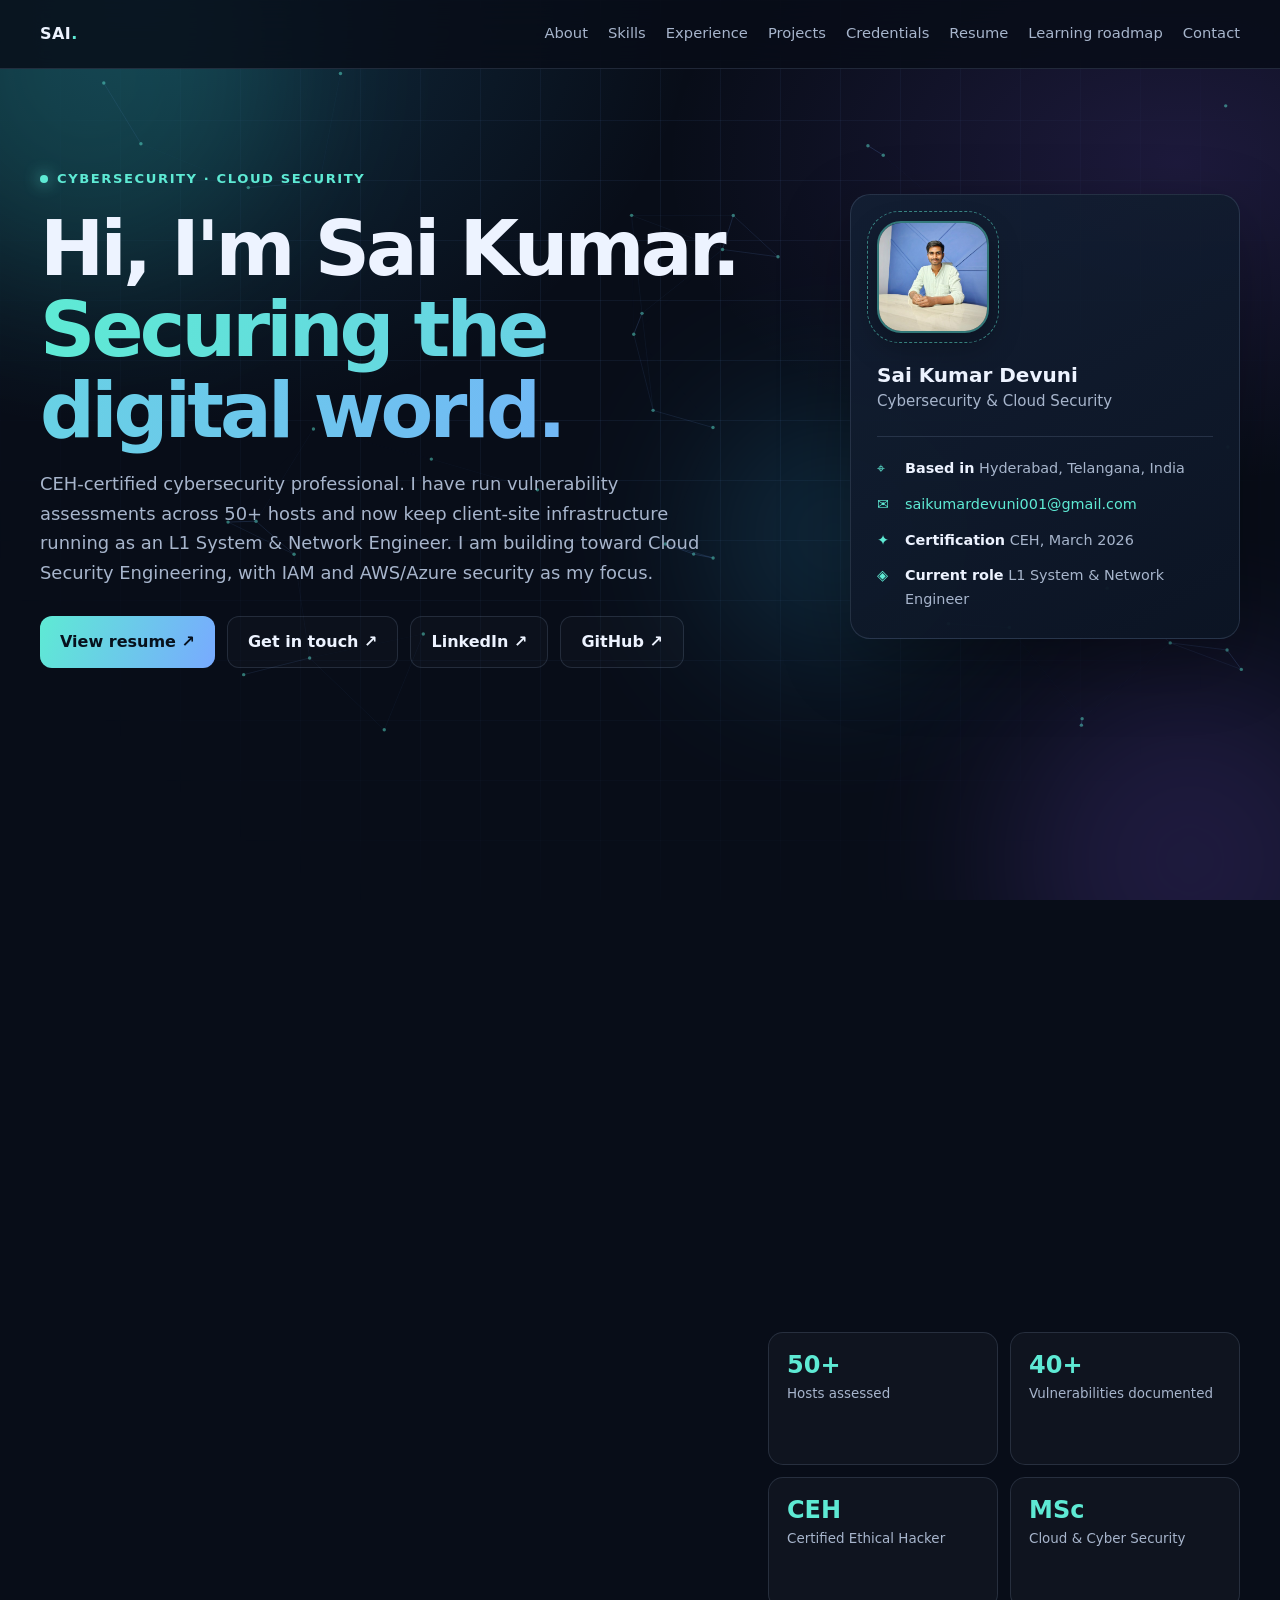
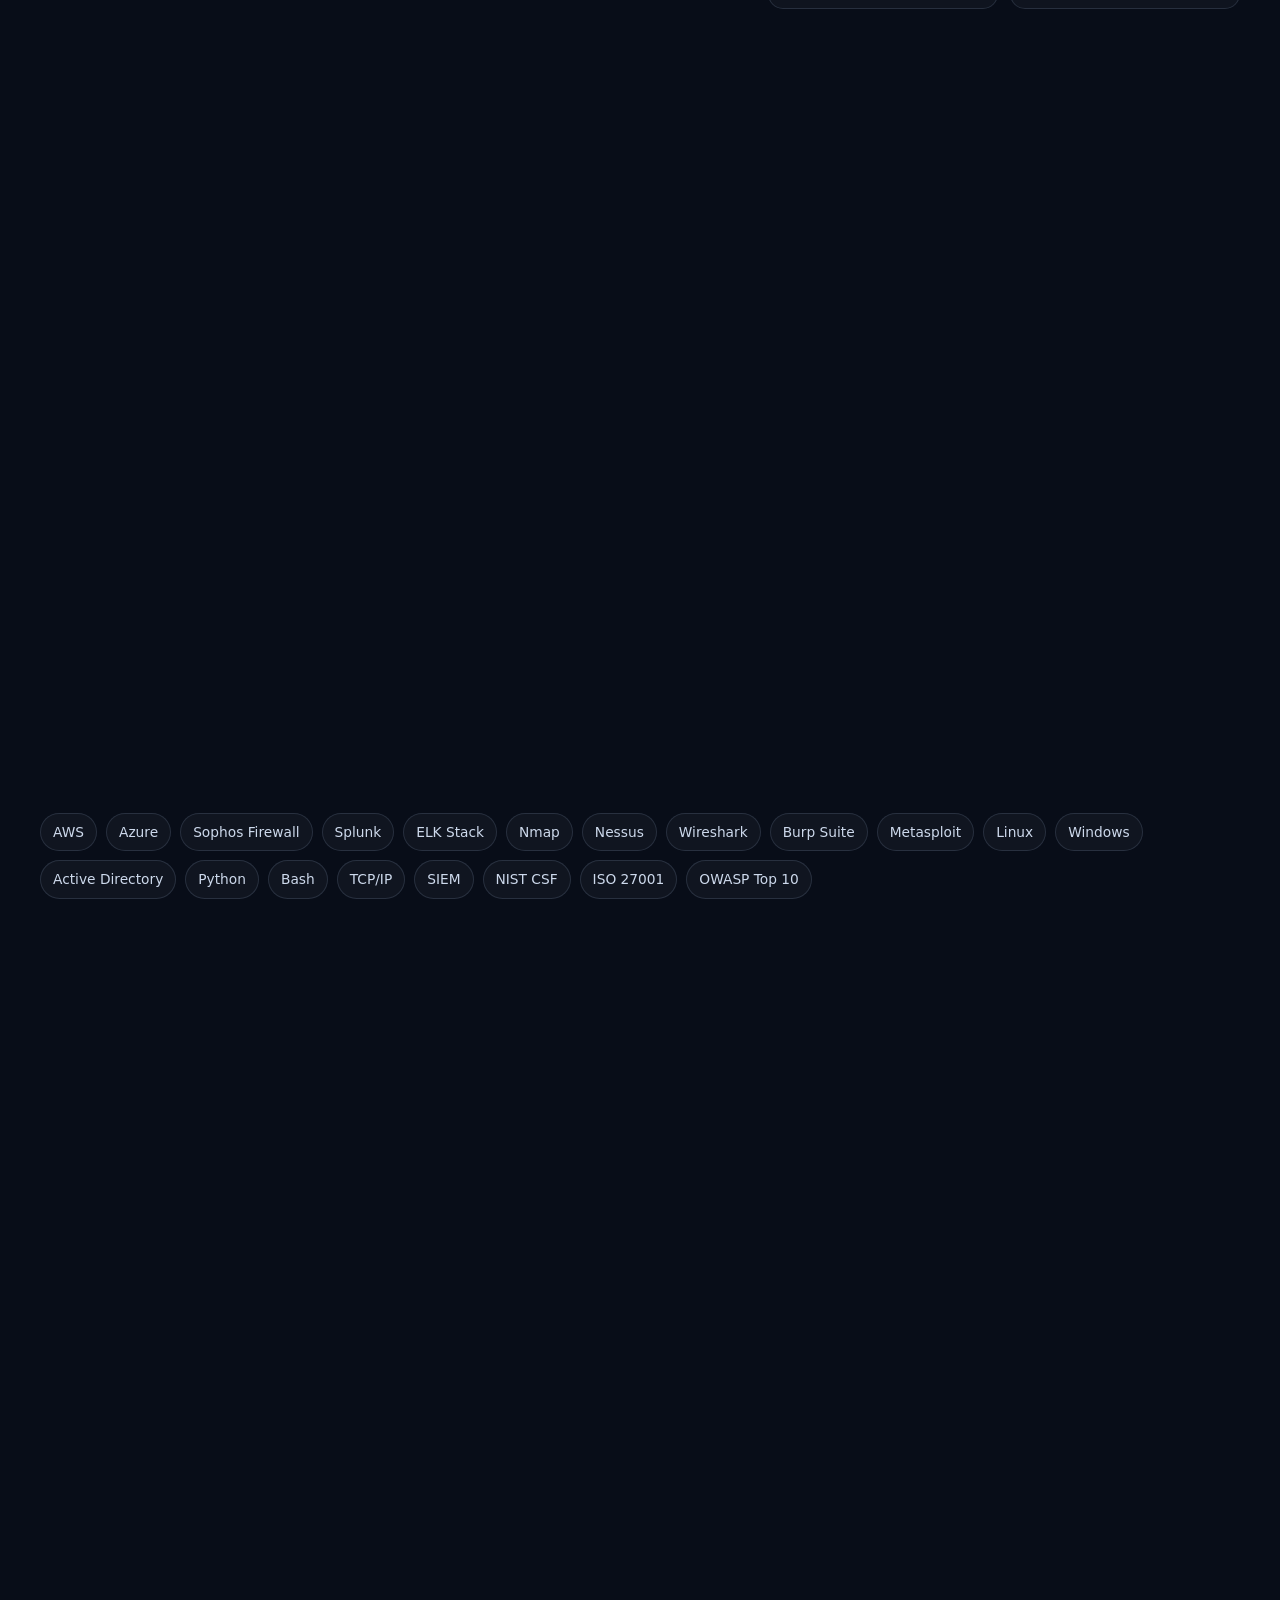
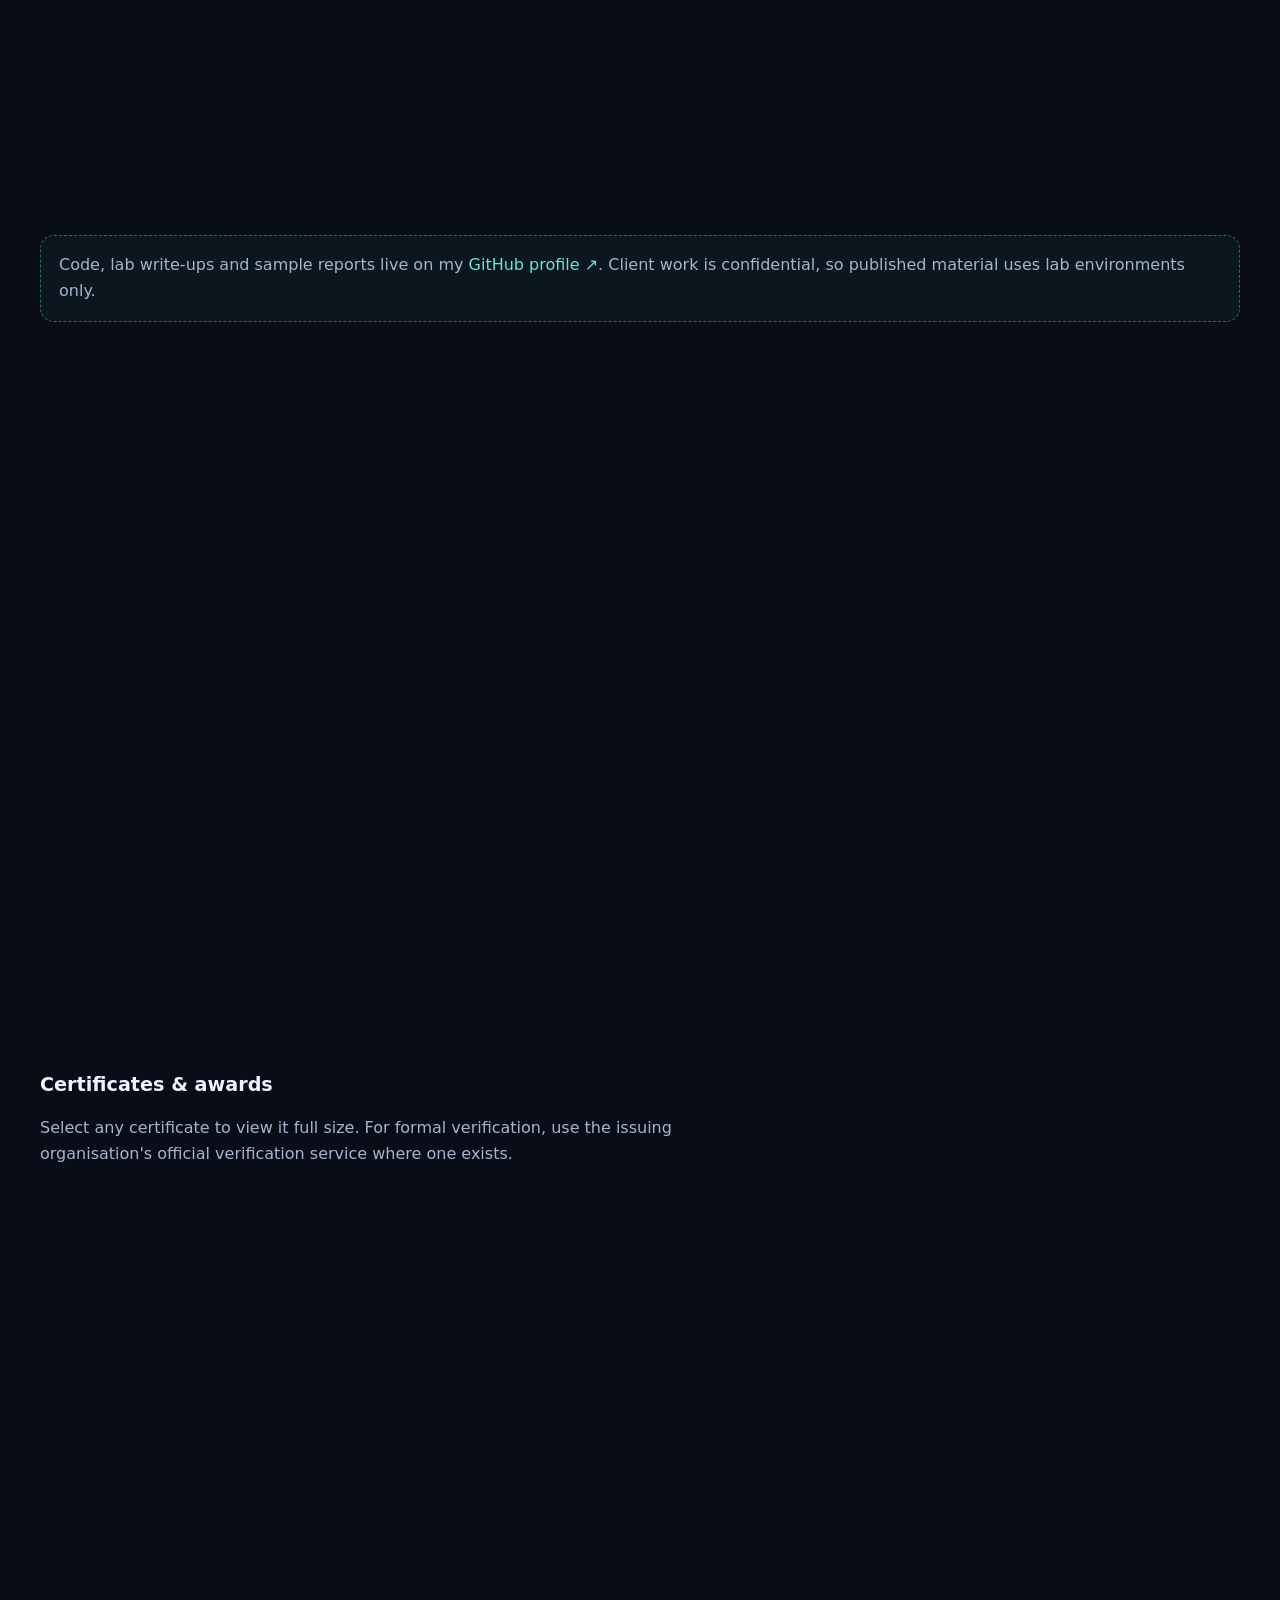
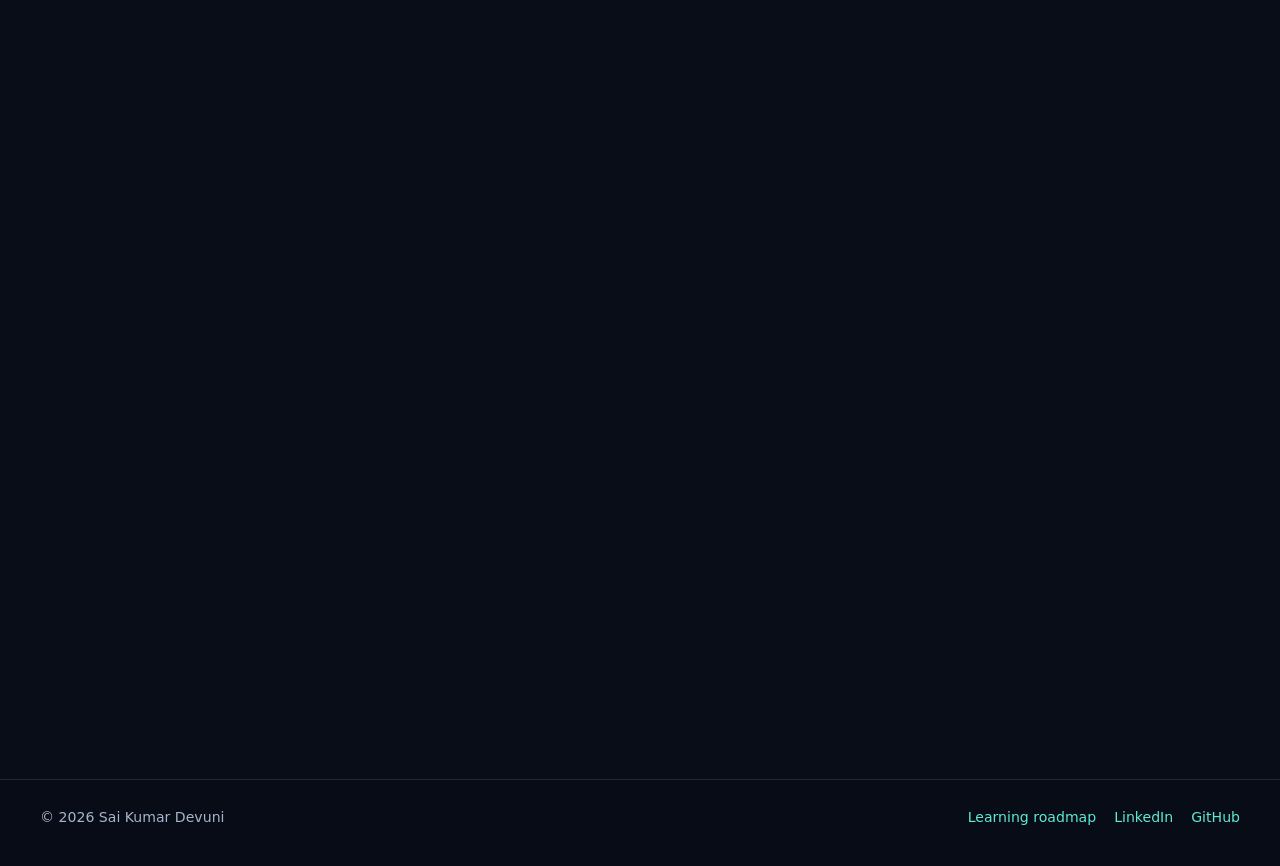
<file: index.html>
<!DOCTYPE html>
<html lang="en">
<head>
  <meta charset="UTF-8">
  <meta name="viewport" content="width=device-width, initial-scale=1.0">
  <meta http-equiv="Content-Security-Policy" content="default-src 'none'; img-src 'self' data:; style-src 'self'; script-src 'self'; frame-src 'self'; base-uri 'none'; connect-src 'none'">
  <meta name="referrer" content="strict-origin-when-cross-origin">
  <meta name="theme-color" content="#080d18">
  <title>Sai Kumar Devuni | Cybersecurity &amp; Cloud Security</title>
  <meta name="description" content="Sai Kumar Devuni: CEH-certified cybersecurity professional in Hyderabad, India. Vulnerability assessment, network security, IAM and cloud security fundamentals.">
  <meta property="og:type" content="website">
  <meta property="og:title" content="Sai Kumar Devuni | Cybersecurity &amp; Cloud Security">
  <meta property="og:description" content="CEH-certified cybersecurity professional. Vulnerability assessment, network security, IAM and cloud security.">
  <meta name="twitter:card" content="summary">
  <link rel="icon" href="favicon.svg" type="image/svg+xml">
  <link rel="stylesheet" href="style.css">
  <script type="application/ld+json">
  {
    "@context": "https://schema.org",
    "@type": "Person",
    "name": "Sai Kumar Devuni",
    "jobTitle": "Cybersecurity Professional",
    "address": { "@type": "PostalAddress", "addressLocality": "Hyderabad", "addressRegion": "Telangana", "addressCountry": "IN" },
    "sameAs": ["https://www.linkedin.com/in/saikumardevuni001/", "https://github.com/saikumardevuni001-hub"]
  }
  </script>
</head>
<body>
  <a class="skip" href="#main">Skip to content</a>
  <div class="progress" id="progress" aria-hidden="true"></div>
  <div class="bg" aria-hidden="true">
    <div class="scene s-home on" data-s="home"></div>
    <div class="scene s-about" data-s="about"></div>
    <div class="scene s-skills" data-s="skills"></div>
    <div class="scene s-experience" data-s="experience"></div>
    <div class="scene s-projects" data-s="projects"></div>
    <div class="scene s-credentials" data-s="credentials"></div>
    <div class="scene s-learn" data-s="learn"></div>
    <div class="scene s-contact" data-s="contact"></div>
    <div class="bg-grid"></div>
    <div class="orb a"></div><div class="orb b"></div><div class="orb c"></div>
  </div>

  <header class="nav">
    <div class="wrap nav-inner">
      <a class="brand" href="#top" aria-label="Sai Kumar Devuni, top of page">SAI<span>.</span></a>
      <nav class="links" aria-label="Main navigation">
        <a href="#about">About</a>
        <a href="#skills">Skills</a>
        <a href="#experience">Experience</a>
        <a href="#projects">Projects</a>
        <a href="#credentials">Credentials</a>
        <a href="#resume">Resume</a>
        <a href="learn.html">Learning roadmap</a>
        <a href="#contact">Contact</a>
      </nav>
    </div>
  </header>

  <main id="main">
    <div class="hero-wrap" id="top" data-scene="home">
      <canvas id="net" aria-hidden="true"></canvas>
      <div class="wrap hero">
        <div class="hero-copy">
          <div class="eyebrow"><span class="dot"></span> Cybersecurity · Cloud Security</div>
          <h1>Hi, I'm Sai Kumar.<br><span class="gradient">Securing the digital world.</span></h1>
          <p class="lead">CEH-certified cybersecurity professional. I have run vulnerability assessments across 50+ hosts and now keep client-site infrastructure running as an L1 System &amp; Network Engineer. I am building toward Cloud Security Engineering, with IAM and AWS/Azure security as my focus.</p>
          <div class="actions">
            <a class="btn primary" href="assets/Sai-Kumar-Devuni-Resume.pdf" data-resume="assets/Sai-Kumar-Devuni-Resume.pdf#page=1&amp;zoom=page-fit" target="_blank" rel="noopener">View resume ↗</a>
            <a class="btn" href="#contact">Get in touch ↗</a>
            <a class="btn" href="https://www.linkedin.com/in/saikumardevuni001/" target="_blank" rel="noopener">LinkedIn ↗</a>
            <a class="btn" href="https://github.com/saikumardevuni001-hub" target="_blank" rel="noopener">GitHub ↗</a>
          </div>
        </div>
        <aside class="profile" aria-label="Profile summary">
          <div class="avatar-wrap">
            <button class="photo-btn" type="button" data-full="assets/sai-kumar-devuni.jpg" data-alt="Portrait of Sai Kumar Devuni" aria-label="View larger portrait">
              <img class="avatar" src="assets/sai-kumar-devuni.jpg" alt="Portrait of Sai Kumar Devuni" width="112" height="112">
            </button>
          </div>
          <h2>Sai Kumar Devuni</h2>
          <p>Cybersecurity &amp; Cloud Security</p>
          <ul class="meta">
            <li><span class="ic">⌖</span><span><b>Based in</b> Hyderabad, Telangana, India</span></li>
            <li><span class="ic">✉</span><a data-email data-show href="#contact">Email me</a></li>
            <li><span class="ic">✦</span><span><b>Certification</b> CEH, March 2026</span></li>
            <li><span class="ic">◈</span><span><b>Current role</b> L1 System &amp; Network Engineer</span></li>
          </ul>
        </aside>
      </div>
    </div>

    <section class="promo" aria-label="Highlights">
      <div class="wrap grid-3">
        <a class="card c1" href="learn.html"><div class="icon">01</div><h3>Free Learning Roadmap</h3><p>A 16-module path from cybersecurity basics to AWS and Azure security, with practice tasks, key terms and trusted free resources.</p><span class="small">Open the roadmap →</span></a>
        <a class="card c2" href="learn.html#stay-safe"><div class="icon">02</div><h3>Stay Safe: Hacker Tactics</h3><p>Learn to spot phishing, fake links, social engineering, scams, account theft, malware and cloud security mistakes.</p><span class="small">Read the safety guide →</span></a>
        <a class="card c3" href="#projects"><div class="icon">03</div><h3>Explore My Work</h3><p>Six documented Spinnaker Analytics projects and two academic cloud security projects.</p><span class="small">See the projects ↓</span></a>
      </div>
    </section>

    <section id="about" data-scene="about">
      <div class="wrap">
        <div class="head">
          <div class="kicker">About me</div>
          <h2>Security-minded. Infrastructure-aware.</h2>
          <p class="sub">I bring together cybersecurity assessment work and hands-on IT operations, with a clear focus on building deeper cloud security skills.</p>
        </div>
        <div class="about">
          <div class="card">
            <p>I hold an MSc in Cloud &amp; Cyber Security and the Certified Ethical Hacker (CEH) credential. At Spinnaker Analytics I did vulnerability assessment, web application testing and IAM/MFA work. At Cycops Business Solutions I support client-site IT operations: Active Directory user administration, Sophos Firewall administration, LAN troubleshooting, backups and ticket handling.</p>
            <p>I am actively building skills in cloud security, identity and access management, security monitoring and infrastructure protection. I value practical problem-solving, clear documentation and continuous learning.</p>
          </div>
          <div class="stats">
            <div class="stat"><strong data-count="50" data-suffix="+">50+</strong><span>Hosts assessed</span></div>
            <div class="stat"><strong data-count="40" data-suffix="+">40+</strong><span>Vulnerabilities documented</span></div>
            <div class="stat"><strong>CEH</strong><span>Certified Ethical Hacker</span></div>
            <div class="stat"><strong>MSc</strong><span>Cloud &amp; Cyber Security</span></div>
          </div>
        </div>
      </div>
    </section>

    <section id="skills" data-scene="skills">
      <div class="wrap">
        <div class="head">
          <div class="kicker">Technical toolkit</div>
          <h2>Skills &amp; areas of focus</h2>
          <p class="sub">Technologies and domains I have studied or worked with. Practical depth varies by tool and project; cloud skills are at the fundamentals-to-working level.</p>
        </div>
        <div class="grid-3">
          <article class="card"><div class="icon">01</div><h3>Cloud &amp; Identity</h3><p>AWS IAM, VPC, EC2 and S3 fundamentals; Azure fundamentals; Active Directory; MFA and least-privilege access.</p></article>
          <article class="card"><div class="icon">02</div><h3>Network Security</h3><p>TCP/IP, DNS, DHCP, VPN, firewalls, NAT, VLANs, network troubleshooting and Sophos Firewall administration.</p></article>
          <!-- VERIFY before publishing: keep Splunk / ELK only if you can walk through a real search or dashboard you built. -->
          <article class="card"><div class="icon">03</div><h3>Security Monitoring</h3><p>Splunk, ELK Stack, Windows Event Logs, log analysis and incident response concepts.</p></article>
          <article class="card"><div class="icon">04</div><h3>Security Assessment</h3><p>Vulnerability assessment and web application testing with Nmap, Nessus and Burp Suite.</p></article>
          <article class="card"><div class="icon">05</div><h3>Security Tools &amp; Scripting</h3><p>Wireshark, Metasploit, Kali Linux, plus Python and Bash for small automation tasks.</p></article>
          <article class="card"><div class="icon">06</div><h3>IT Operations</h3><p>Windows troubleshooting, Active Directory user administration, hardware and software support, backups, asset tracking and ticket handling.</p></article>
        </div>
        <ul class="tags row">
          <li class="tag">AWS</li><li class="tag">Azure</li><li class="tag">Sophos Firewall</li><li class="tag">Splunk</li><li class="tag">ELK Stack</li><li class="tag">Nmap</li><li class="tag">Nessus</li><li class="tag">Wireshark</li><li class="tag">Burp Suite</li><li class="tag">Metasploit</li><li class="tag">Linux</li><li class="tag">Windows</li><li class="tag">Active Directory</li><li class="tag">Python</li><li class="tag">Bash</li><li class="tag">TCP/IP</li><li class="tag">SIEM</li><li class="tag">NIST CSF</li><li class="tag">ISO 27001</li><li class="tag">OWASP Top 10</li>
        </ul>
      </div>
    </section>

    <section id="experience" data-scene="experience">
      <div class="wrap">
        <div class="head">
          <div class="kicker">Professional journey</div>
          <h2>Experience</h2>
          <p class="sub">Cybersecurity assessment work and client-site IT infrastructure operations.</p>
        </div>
        <div class="timeline">
          <article class="card role">
            <div class="date">Jun 2026 – Present</div>
            <div>
              <h3>L1 System &amp; Network Engineer</h3>
              <div class="org">Cycops Business Solutions Pvt. Ltd. · Client-site IT operations</div>
              <ul>
                <li>Provide L1 support for Windows systems, desktops, laptops, printers and user access across client departments (QA, QC, HR, Warehouse, Production, EHS, ESD), escalating issues beyond L1 scope.</li>
                <li>Manage user accounts in Active Directory and maintain system configuration.</li>
                <li>Administer Sophos Firewall routinely and troubleshoot LAN, IP, DNS and DHCP issues.</li>
                <li>Verify audit trails, run backup activities and prepare NAS backup reports; coordinate with QA/QC teams.</li>
                <li>Track and document support tickets; maintain IT asset records.</li>
              </ul>
            </div>
          </article>
          <article class="card role">
            <div class="date">Aug 2025 – Jun 2026</div>
            <div>
              <h3>Postgraduate study and certification</h3>
              <div class="org">Scope Global Skills University · EC-Council · Boston Institute of Analytics</div>
              <ul>
                <li>Completed the MSc in Cloud &amp; Cyber Security (2024–2026).</li>
                <li>Passed the Certified Ethical Hacker (CEH) exam in March 2026.</li>
                <li>Completed the Boston Institute of Analytics Master Diplomas (October 2025).</li>
              </ul>
            </div>
          </article>
          <article class="card role">
            <div class="date">Feb 2025 – Aug 2025</div>
            <div>
              <h3>Cybersecurity Specialist</h3>
              <div class="org">Spinnaker Analytics LLC · Contract</div>
              <ul>
                <li>Performed network reconnaissance and vulnerability assessments across 50+ hosts using Nmap and Nessus.</li>
                <li>Identified and documented 40+ vulnerabilities, prioritised by risk with remediation steps.</li>
                <li>Worked on IAM and Multi-Factor Authentication (MFA) controls.</li>
                <li>Tested web applications with Burp Suite and Metasploit.</li>
                <li>Wrote technical assessment reports covering findings, risk impact and remediation, structured around NIST CSF and OWASP Top 10.</li>
              </ul>
            </div>
          </article>
          <article class="card role">
            <div class="date">Mar 2025 – Jun 2025</div>
            <div>
              <h3>Cybersecurity Intern</h3>
              <div class="org">Infotact Solutions</div>
              <ul><li>Completed a cybersecurity internship and training programme. Both certificates are in the credentials section below.</li></ul>
            </div>
          </article>
        </div>
      </div>
    </section>

    <section id="projects" data-scene="projects">
      <div class="wrap">
        <div class="head">
          <div class="kicker">Selected technical work</div>
          <h2>Projects &amp; case studies</h2>
          <p class="sub">Six projects from my Spinnaker Analytics engagement, described as documented in my experience letter, plus two academic projects.</p>
        </div>
        <div class="grid-3">
          <article class="card"><div class="icon">01</div><h3>Secure Firmware Update for IoT Devices</h3><p>Secure boot, code signing, pre- and post-installation firmware verification, encrypted device-to-server communication and controlled update scheduling.</p></article>
          <article class="card"><div class="icon">02</div><h3>Mobile Banking App Security</h3><p>Assessed security gaps and strengthened encryption, authentication, authorisation, secure coding, API rate-limiting and input validation.</p></article>
          <article class="card"><div class="icon">03</div><h3>Enterprise MFA System</h3><p>Strengthened enterprise authentication with OTP and biometric login workflows to protect organisational resources from unauthorised access.</p></article>
          <article class="card"><div class="icon">04</div><h3>Automated Penetration Testing Framework</h3><p>Modular open-source framework for scanning, controlled exploitation, reporting, role-based tester permissions and audit logging.</p></article>
          <article class="card"><div class="icon">05</div><h3>Secure Enterprise Network Architecture</h3><p>Security design for a multi-location enterprise: VPN segmentation, firewall rules and identity-driven controls to limit unauthorised access.</p></article>
          <article class="card"><div class="icon">06</div><h3>Small Business Cybersecurity Framework</h3><p>Threat assessment, mapping open-source tools to established frameworks, and packet filtering to reduce DoS/DDoS exposure.</p></article>
          <article class="card"><div class="icon">A1</div><h3>Cloud Computing &amp; Security Capstone</h3><p>Evaluated AWS infrastructure vulnerabilities and proposed IAM hardening and S3 bucket policy controls.</p><p class="small">Boston Institute of Analytics</p></article>
          <article class="card"><div class="icon">A2</div><h3>Cloud Security in Enterprises</h3><p>Analysed breach case studies and developed a risk management framework aligned to NIST CSF.</p><p class="small">EC-Council University</p></article>
        </div>
        <p class="note">Code, lab write-ups and sample reports live on my <a href="https://github.com/saikumardevuni001-hub" target="_blank" rel="noopener">GitHub profile ↗</a>. Client work is confidential, so published material uses lab environments only.</p>
      </div>
    </section>

    <section id="credentials" data-scene="credentials">
      <div class="wrap">
        <div class="head">
          <div class="kicker">Education &amp; credentials</div>
          <h2>Learning and certification</h2>
        </div>
        <ul class="edu-grid">
          <li class="card edu"><div class="mark">MSc</div><div><h3>MSc, Cloud &amp; Cyber Security</h3><p>Scope Global Skills University · 2024–2026</p></div></li>
          <li class="card edu"><div class="mark">BCA</div><div><h3>Bachelor of Computer Applications</h3><p>Rabindranath Tagore University · 2021–2024</p></div></li>
          <li class="card edu"><div class="mark">CEH</div><div><h3>Certified Ethical Hacker</h3><p>EC-Council · Passed March 2026</p></div></li>
          <li class="card edu"><div class="mark">GC</div><div><h3>Google Cybersecurity Professional Certificate</h3><p>Coursera · Completed April 2025</p></div></li>
          <li class="card edu"><div class="mark">BIA</div><div><h3>Master Diplomas: Cyber Security and Ethical Hacking</h3><p>Boston Institute of Analytics · October 2025</p></div></li>
          <li class="card edu"><div class="mark">ECCU</div><div><h3>ECCU 501 coursework</h3><p>Ethical Hacking and Countermeasures · EC-Council University</p></div></li>
          <li class="card edu"><div class="mark">CC</div><div><h3>Introduction to Cybersecurity</h3><p>Cisco Networking Academy · September 2025</p></div></li>
          <li class="card edu"><div class="mark">★</div><div><h3>The President's Award</h3><p>EC-Council University · December 2024</p></div></li>
        </ul>

        <h3 class="subhead">Certificates &amp; awards</h3>
        <p class="sub">Select any certificate to view it full size. For formal verification, use the issuing organisation's official verification service where one exists.</p>
        <ul class="gallery">
          <li class="card cert-card">
            <button class="cert-thumb" type="button" data-full="assets/ec-council-certified-ethical-hacker.jpg" data-alt="EC-Council Certified Ethical Hacker certificate" aria-label="View Certified Ethical Hacker certificate full size"><img src="assets/ec-council-certified-ethical-hacker.jpg" alt="" loading="lazy" width="400" height="300"></button>
            <div class="cert-info"><h3>Certified Ethical Hacker (CEH)</h3><p>EC-Council · March 2026</p></div>
          </li>
          <li class="card cert-card">
            <button class="cert-thumb" type="button" data-full="assets/google-cybersecurity-professional-certificate.jpg" data-alt="Google Cybersecurity Professional Certificate" aria-label="View Google Cybersecurity Professional Certificate full size"><img src="assets/google-cybersecurity-professional-certificate.jpg" alt="" loading="lazy" width="400" height="300"></button>
            <div class="cert-info"><h3>Google Cybersecurity Professional Certificate</h3><p>Google · Coursera · April 2025</p></div>
          </li>
          <li class="card cert-card">
            <button class="cert-thumb" type="button" data-full="assets/bia-master-diploma-ethical-hacking.jpg" data-alt="Boston Institute of Analytics Master Diploma in Ethical Hacking" aria-label="View Master Diploma in Ethical Hacking full size"><img src="assets/bia-master-diploma-ethical-hacking.jpg" alt="" loading="lazy" width="400" height="300"></button>
            <div class="cert-info"><h3>Master Diploma, Ethical Hacking</h3><p>Boston Institute of Analytics · October 2025</p></div>
          </li>
          <li class="card cert-card">
            <button class="cert-thumb" type="button" data-full="assets/bia-master-diploma-cyber-security.jpg" data-alt="Boston Institute of Analytics Master Diploma in Cyber Security" aria-label="View Master Diploma in Cyber Security full size"><img src="assets/bia-master-diploma-cyber-security.jpg" alt="" loading="lazy" width="400" height="300"></button>
            <div class="cert-info"><h3>Master Diploma, Cyber Security</h3><p>Boston Institute of Analytics · October 2025</p></div>
          </li>
          <li class="card cert-card">
            <button class="cert-thumb" type="button" data-full="assets/ec-council-presidents-award.jpg" data-alt="EC-Council University President's Award certificate" aria-label="View President's Award certificate full size"><img src="assets/ec-council-presidents-award.jpg" alt="" loading="lazy" width="400" height="300"></button>
            <div class="cert-info"><h3>The President's Award</h3><p>EC-Council University · December 2024</p></div>
          </li>
          <li class="card cert-card">
            <button class="cert-thumb" type="button" data-full="assets/cisco-introduction-to-cybersecurity.jpg" data-alt="Cisco Networking Academy Introduction to Cybersecurity certificate" aria-label="View Cisco Introduction to Cybersecurity certificate full size"><img src="assets/cisco-introduction-to-cybersecurity.jpg" alt="" loading="lazy" width="400" height="300"></button>
            <div class="cert-info"><h3>Introduction to Cybersecurity</h3><p>Cisco Networking Academy · September 2025</p></div>
          </li>
          <li class="card cert-card">
            <button class="cert-thumb" type="button" data-full="assets/eccu-501-course-record.jpg" data-alt="EC-Council University ECCU 501 course record" aria-label="View ECCU 501 course record full size"><img src="assets/eccu-501-course-record.jpg" alt="" loading="lazy" width="400" height="300"></button>
            <div class="cert-info"><h3>ECCU 501: Ethical Hacking and Countermeasures</h3><p>EC-Council University · Course record</p></div>
          </li>
          <li class="card cert-card">
            <button class="cert-thumb" type="button" data-full="assets/infotact-certificate-internship.jpg" data-alt="Infotact Solutions cybersecurity internship certificate" aria-label="View internship certificate full size"><img src="assets/infotact-certificate-internship.jpg" alt="" loading="lazy" width="400" height="300"></button>
            <div class="cert-info"><h3>Cybersecurity Internship</h3><p>Infotact Solutions · Mar–Jun 2025</p></div>
          </li>
          <li class="card cert-card">
            <button class="cert-thumb" type="button" data-full="assets/infotact-certificate-training.jpg" data-alt="Infotact Solutions cybersecurity training certificate" aria-label="View training certificate full size"><img src="assets/infotact-certificate-training.jpg" alt="" loading="lazy" width="400" height="300"></button>
            <div class="cert-info"><h3>Cybersecurity Training</h3><p>Infotact Solutions · Mar–Jun 2025</p></div>
          </li>
        </ul>
      </div>
    </section>

    <section id="resume" data-scene="credentials">
      <div class="wrap">
        <div class="card resume-card">
          <div>
            <div class="kicker">Professional profile</div>
            <h3>Sai Kumar Devuni: Resume</h3>
            <p class="small">PDF. Opens as a preview on desktop and in a new tab on phones.</p>
          </div>
          <div class="actions">
            <a class="btn primary" href="assets/Sai-Kumar-Devuni-Resume.pdf" data-resume="assets/Sai-Kumar-Devuni-Resume.pdf#page=1&amp;zoom=page-fit" target="_blank" rel="noopener">View resume ↗</a>
            <a class="btn" href="assets/Sai-Kumar-Devuni-Resume.pdf" download>Download PDF</a>
          </div>
        </div>
      </div>
    </section>

    <section id="learn" data-scene="learn">
      <div class="wrap">
        <div class="head">
          <div class="kicker">Free resources</div>
          <h2>Learn and stay safe</h2>
          <p class="sub">Free, beginner-friendly material for students, job seekers and anyone who wants to protect their accounts, devices and cloud environments.</p>
        </div>
        <div class="grid-3">
          <a class="card c1" href="learn.html#modules"><div class="icon">16</div><h3>16-module syllabus</h3><p>Fundamentals, networking, identity, cryptography, SIEM, AWS, Azure, governance and portfolio labs.</p><span class="small">Start learning →</span></a>
          <a class="card c2" href="learn.html#stay-safe"><div class="icon">!</div><h3>Scam and attack guide</h3><p>Sixteen common tactics, the STOP checklist and what to do after clicking a bad link.</p><span class="small">Read the guide →</span></a>
          <a class="card c3" href="learn.html#resources"><div class="icon">↗</div><h3>Free learning portals</h3><p>Cisco, Microsoft, AWS, Google Cloud, CISA, PortSwigger and TryHackMe.</p><span class="small">See the links →</span></a>
        </div>
      </div>
    </section>

    <section id="contact" data-scene="contact">
      <div class="wrap">
        <div class="head">
          <div class="kicker">Contact</div>
          <h2>Let's connect</h2>
          <p class="sub"></p>
        </div>
        <div class="card visitor">
          <div>
            <div class="kicker">Visitor connection</div>
            <h3>Thanks for visiting my portfolio</h3>
            <p>If you are a recruiter, hiring manager, colleague, student or professional visitor, leave a short message and I will reply by email.</p>
            <p class="small">Submitting sends your message through FormSubmit to my inbox. On the first submission FormSubmit shows a short human check, and I may need to confirm the form once before delivery starts. Your email address is used only to reply. Please do not send passwords, OTPs or sensitive personal information.</p>
            <noscript><p class="small">This form needs JavaScript. You can also reach me on LinkedIn.</p></noscript>
          </div>
          <div>
            <div class="notice" id="formNotice" role="status" hidden>Thank you. Your message has been submitted.</div>
            <form class="form" id="visitorForm" method="POST" accept-charset="UTF-8">
              <input type="hidden" name="_subject" value="New portfolio contact">
              <input type="hidden" name="_template" value="table">
              <input type="hidden" name="_captcha" value="true">
              <input type="hidden" name="_next" value="https://saikumardevuni001-hub.github.io/?contact=success#contact">
              <input class="hp" type="text" name="_honey" tabindex="-1" autocomplete="off" aria-hidden="true">
              <label>Your name<input name="Name" autocomplete="name" required></label>
              <label>Your email address<input name="email" type="email" autocomplete="email" required></label>
              <label>Company / organisation (optional)<input name="Organisation"></label>
              <label>Reason for visiting
                <select name="Reason" required>
                  <option value="">Select a reason</option>
                  <option>Job opportunity / Recruitment</option>
                  <option>Job application / Resume review</option>
                  <option>Interview invitation</option>
                  <option>Employee referral</option>
                  <option>Internship opportunity</option>
                  <option>Freelance work / Consulting</option>
                  <option>Professional networking</option>
                  <option>Career guidance / Mentorship</option>
                  <option>Cloud Security discussion</option>
                  <option>Cybersecurity / Ethical Hacking discussion</option>
                  <option>Project collaboration</option>
                  <option>Training / Workshop / Guest session</option>
                  <option>Academic / Research discussion</option>
                  <option>Portfolio / Project feedback</option>
                  <option>General enquiry</option>
                  <option>Other</option>
                </select>
              </label>
              <label>Message<textarea name="Message" rows="4" required></textarea></label>
              <button class="btn primary" type="submit">Send message ↗</button>
            </form>
          </div>
        </div>
        <div class="grid-3 contact-row">
          <div class="card contact-card"><h3>Email</h3><p><a data-email data-show href="#contact">Email me</a></p></div>
          <div class="card contact-card"><h3>LinkedIn</h3><p><a href="https://www.linkedin.com/in/saikumardevuni001/" target="_blank" rel="noopener">linkedin.com/in/saikumardevuni001 ↗</a></p></div>
          <div class="card contact-card"><h3>GitHub</h3><p><a href="https://github.com/saikumardevuni001-hub" target="_blank" rel="noopener">github.com/saikumardevuni001-hub ↗</a></p></div>
        </div>
      </div>
    </section>
  </main>

  <dialog id="lightbox" aria-label="Image preview">
    <button class="btn lb-close" type="button">Close</button>
    <img alt="">
  </dialog>
  <dialog id="resumeDialog" aria-label="Resume preview">
    <div class="dlg-bar"><button class="btn lb-close" type="button">Close</button></div>
    <iframe title="Sai Kumar Devuni resume"></iframe>
  </dialog>

  <footer>
    <div class="wrap foot">
      <span>© <span id="year">2026</span> Sai Kumar Devuni</span>
      <nav aria-label="Footer">
        <a href="learn.html">Learning roadmap</a>
        <a href="https://www.linkedin.com/in/saikumardevuni001/" target="_blank" rel="noopener">LinkedIn</a>
        <a href="https://github.com/saikumardevuni001-hub" target="_blank" rel="noopener">GitHub</a>
      </nav>
    </div>
  </footer>

  <script src="script.js"></script>
</body>
</html>
</file>
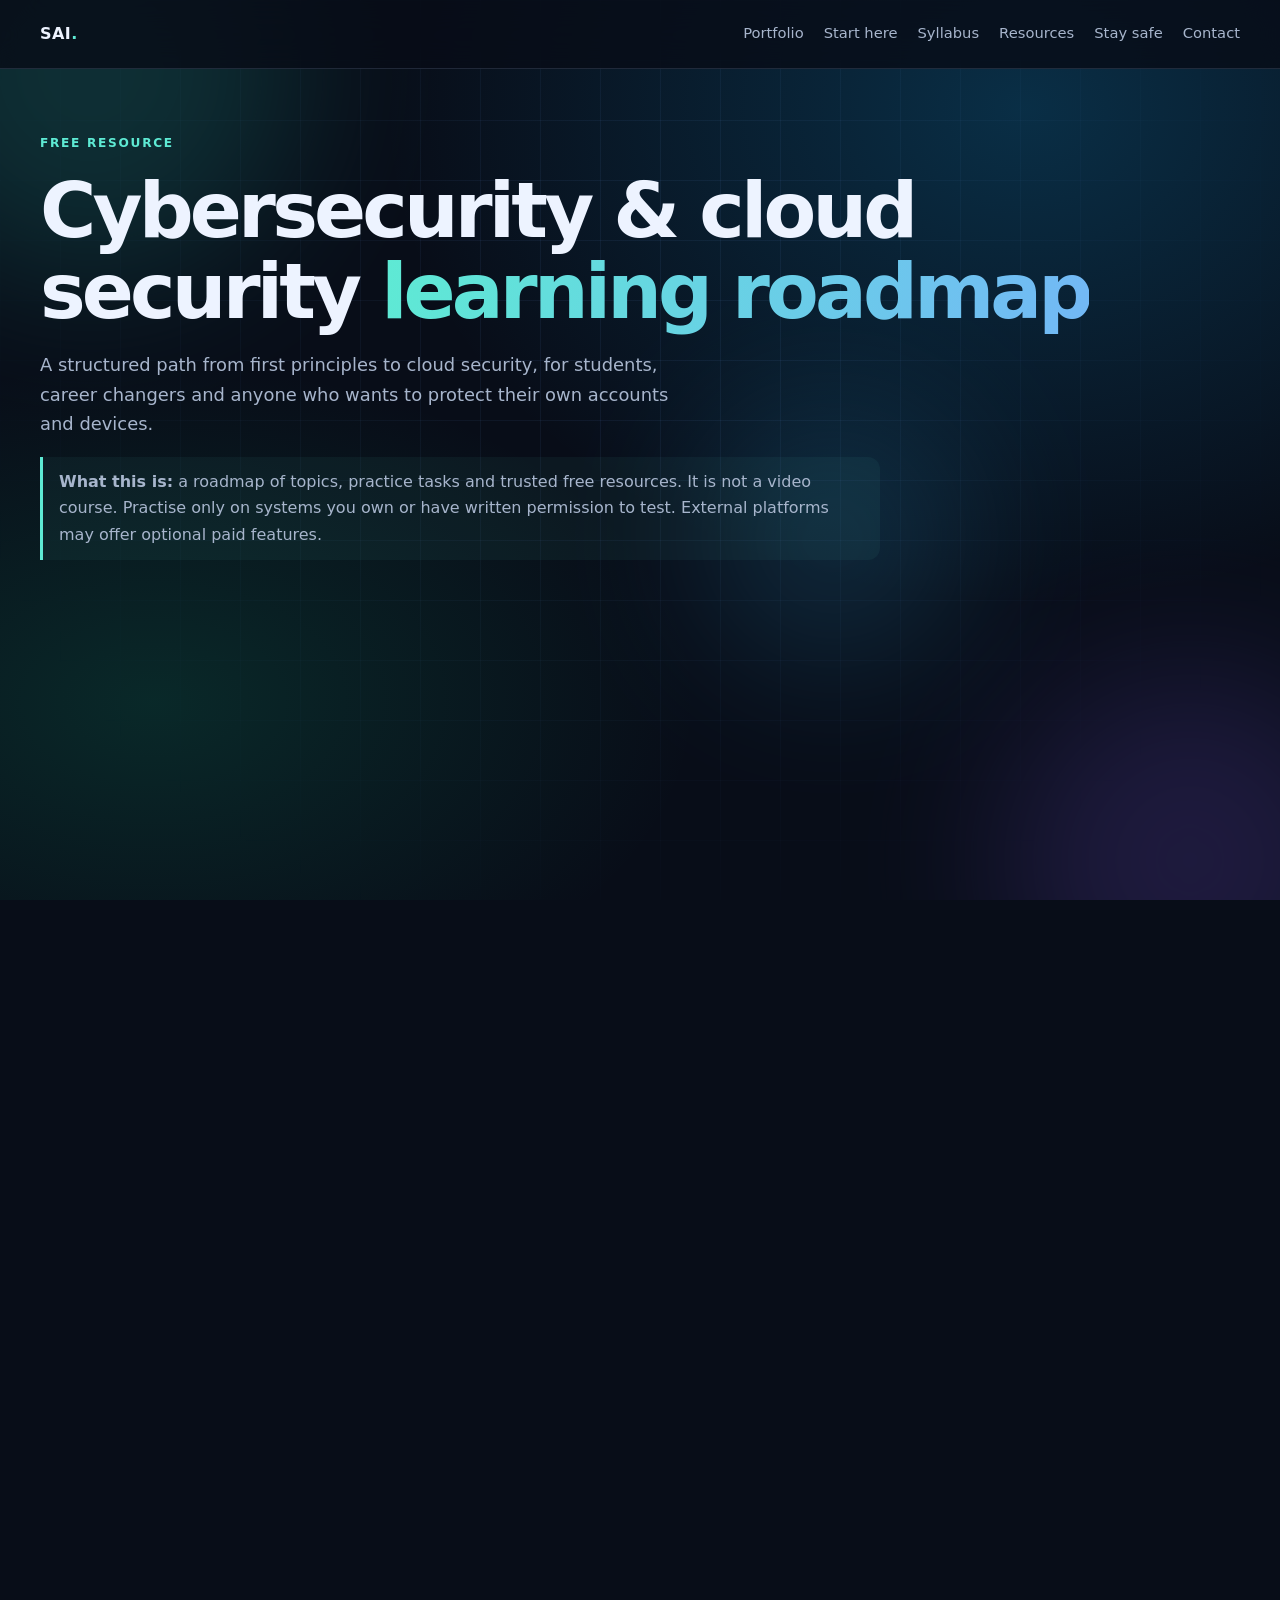
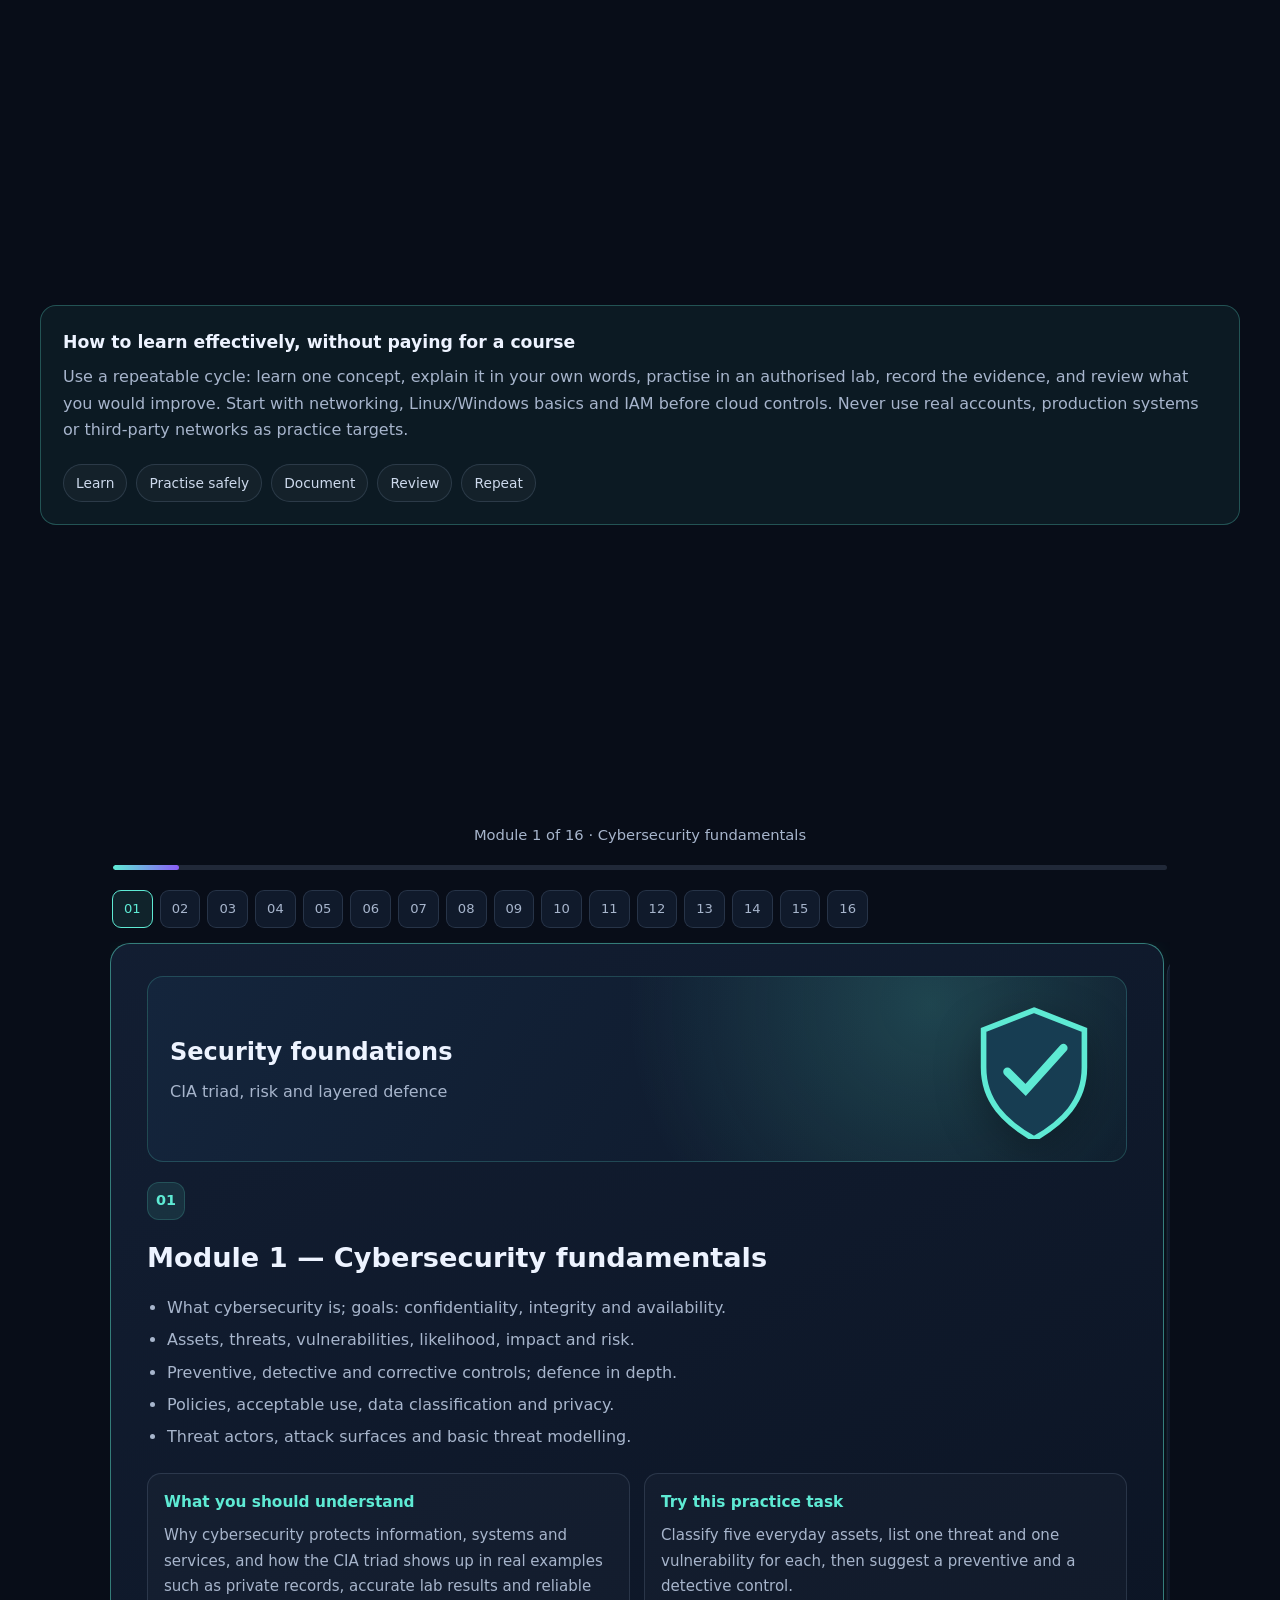
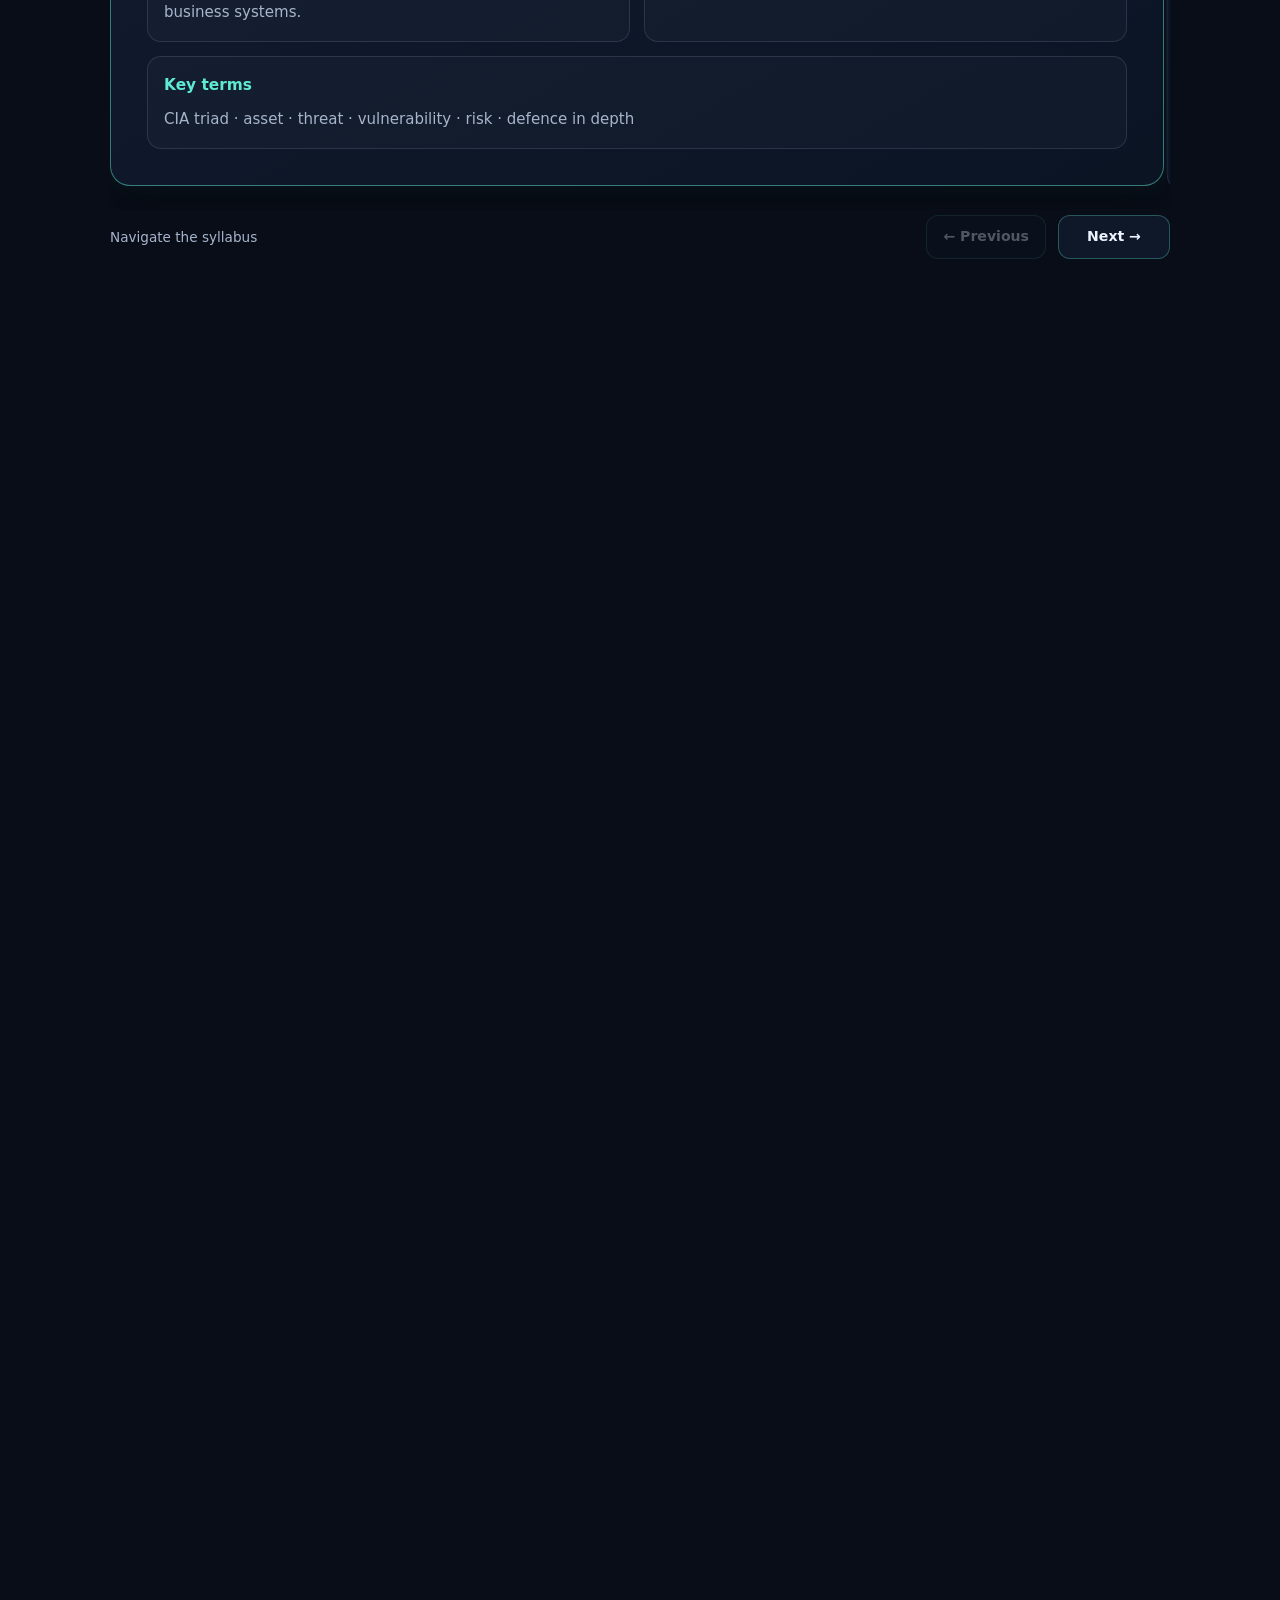
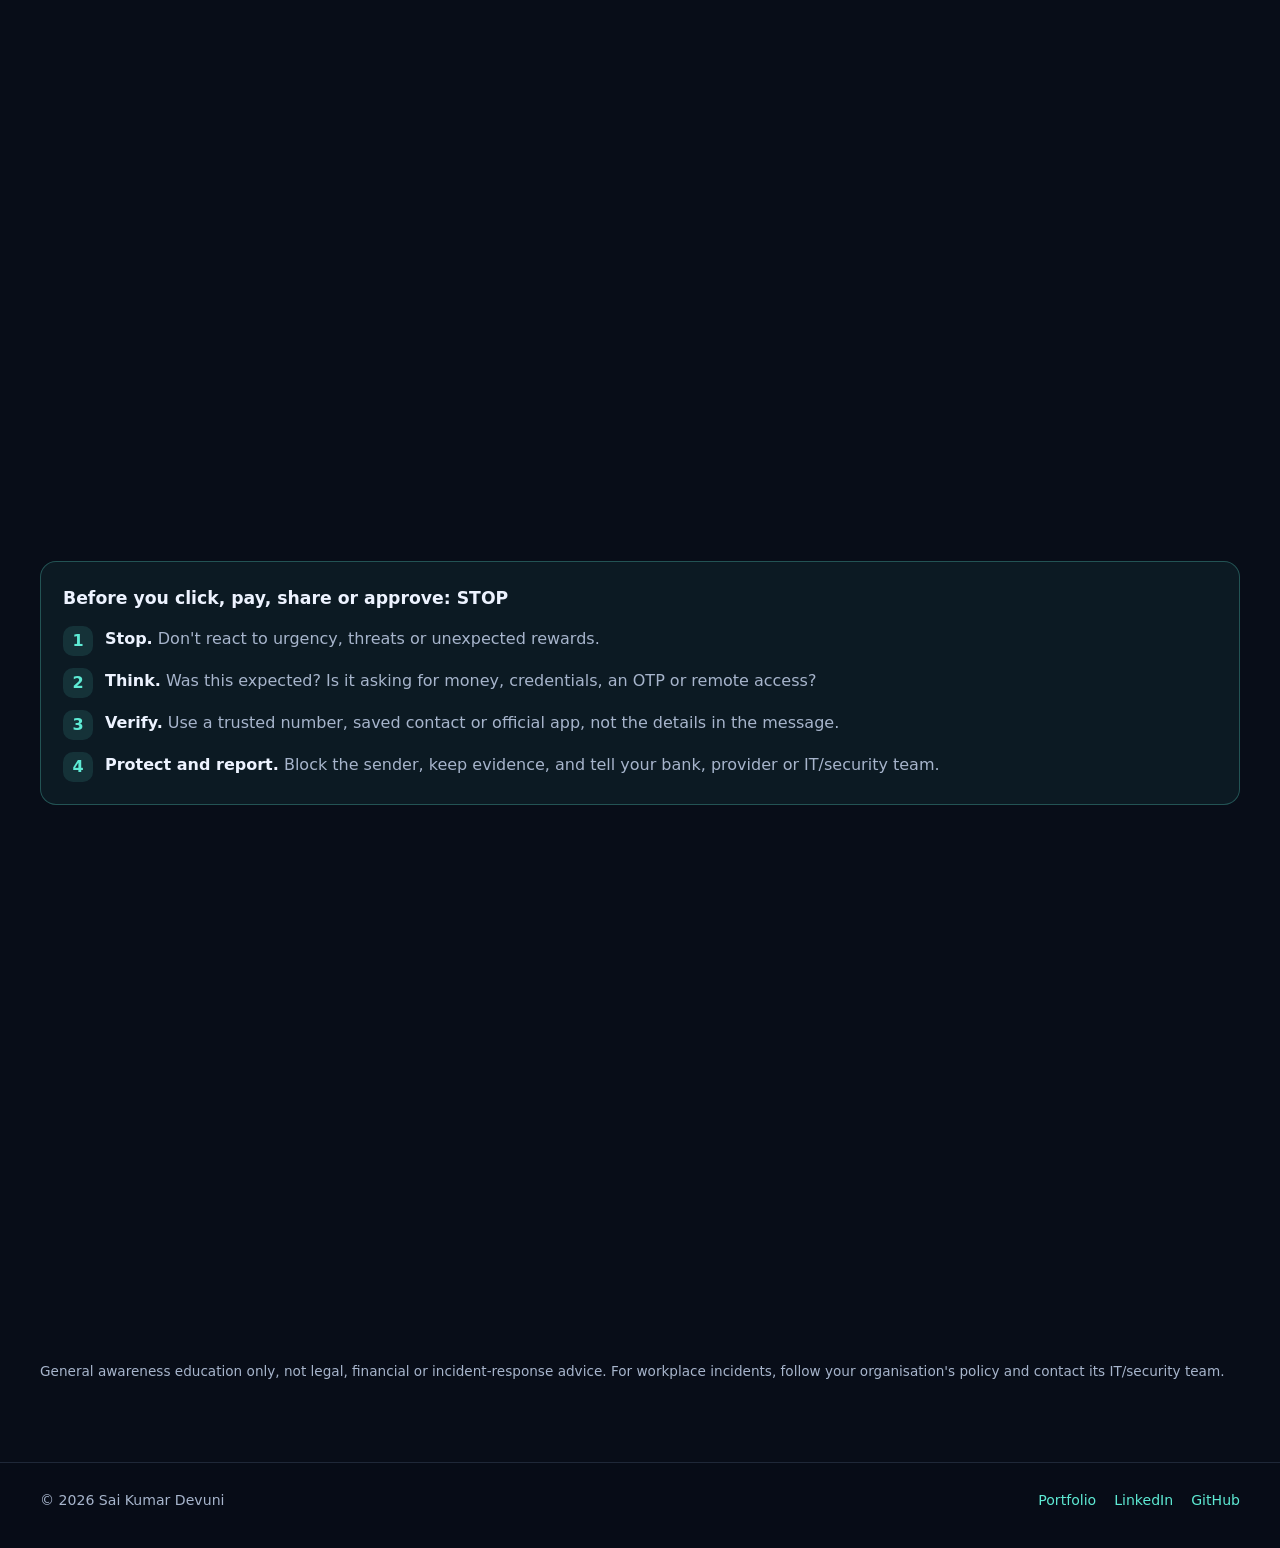
<file: learn.html>
<!DOCTYPE html>
<html lang="en">
<head>
  <meta charset="UTF-8">
  <meta name="viewport" content="width=device-width, initial-scale=1.0">
  <meta http-equiv="Content-Security-Policy" content="default-src 'none'; img-src 'self' data:; style-src 'self'; script-src 'self'; base-uri 'none'; connect-src 'none'; form-action 'none'">
  <meta name="referrer" content="strict-origin-when-cross-origin">
  <meta name="theme-color" content="#080d18">
  <title>Learning Roadmap &amp; Stay Safe Online | Sai Kumar Devuni</title>
  <meta name="description" content="A free 16-module self-study roadmap for cybersecurity and cloud security, plus a plain-language guide to common online scams and how to avoid them.">
  <meta property="og:type" content="article">
  <meta property="og:title" content="Cybersecurity &amp; Cloud Security Learning Roadmap">
  <meta property="og:description" content="Free self-study roadmap and an online safety guide, by Sai Kumar Devuni.">
  <meta name="twitter:card" content="summary">
  <link rel="icon" href="favicon.svg" type="image/svg+xml">
  <link rel="stylesheet" href="style.css">
</head>
<body>
  <a class="skip" href="#main">Skip to content</a>
  <div class="progress" id="progress" aria-hidden="true"></div>
  <div class="bg" aria-hidden="true">
    <div class="scene s-learn on" data-s="learn"></div>
    <div class="scene s-stay-safe" data-s="stay-safe"></div>
    <div class="bg-grid"></div>
    <div class="orb a"></div><div class="orb b"></div><div class="orb c"></div>
  </div>

  <header class="nav">
    <div class="wrap nav-inner">
      <a class="brand" href="index.html" aria-label="Sai Kumar Devuni, home">SAI<span>.</span></a>
      <nav class="links" aria-label="Main navigation">
        <a href="index.html">Portfolio</a>
        <a href="#start">Start here</a>
        <a href="#modules">Syllabus</a>
        <a href="#resources">Resources</a>
        <a href="#stay-safe">Stay safe</a>
        <a href="index.html#contact">Contact</a>
      </nav>
    </div>
  </header>

  <main id="main">
    <div class="wrap page-head" data-scene="learn">
      <div class="kicker">Free resource</div>
      <h1>Cybersecurity &amp; cloud security <span class="gradient">learning roadmap</span></h1>
      <p class="lead">A structured path from first principles to cloud security, for students, career changers and anyone who wants to protect their own accounts and devices.</p>
      <p class="disclaimer"><strong>What this is:</strong> a roadmap of topics, practice tasks and trusted free resources. It is not a video course. Practise only on systems you own or have written permission to test. External platforms may offer optional paid features.</p>
    </div>

    <section id="start" data-scene="learn">
      <div class="wrap">
        <div class="head">
          <div class="kicker">Start here</div>
          <h2>Six core areas</h2>
          <p class="sub">Learn at your own pace. No paid course is required to use this guide.</p>
        </div>
        <div class="learning-grid">
          <article class="card"><div class="icon">01</div><h3>Cybersecurity foundations</h3><p>Confidentiality, integrity and availability (CIA), assets, threats, vulnerabilities, risk, security controls and defence in depth.</p><ul class="lesson-list"><li>How data, devices and accounts can be exposed.</li><li>Authentication, authorisation and least privilege.</li><li>Updates, backups, encryption and secure configuration.</li><li>Outcome: explain one realistic risk and pick a control that reduces it.</li></ul></article>
          <article class="card"><div class="icon">02</div><h3>Networking essentials</h3><p>How systems communicate and where common security controls fit.</p><ul class="lesson-list"><li>IP addresses, ports, TCP/UDP, DNS, HTTP and HTTPS.</li><li>Routers, switches, firewalls, VPNs and Wi-Fi security.</li><li>Why segmentation and monitoring matter.</li><li>Practice: trace a DNS lookup and an HTTPS connection in a lab.</li></ul></article>
          <article class="card"><div class="icon">03</div><h3>Endpoint and account protection</h3><p>Safe habits for laptops, phones, browsers and online accounts.</p><ul class="lesson-list"><li>Unique passwords with a password manager.</li><li>MFA; prefer passkeys or authenticator apps.</li><li>Keep operating systems, apps and browsers updated.</li><li>Practice: review updates, screen lock, encryption and recovery options.</li></ul></article>
          <article class="card"><div class="icon">04</div><h3>Security monitoring and response</h3><p>How defenders notice suspicious activity and respond calmly.</p><ul class="lesson-list"><li>Recognise unusual logins, alerts and unexpected changes.</li><li>Logs, SIEM, incident triage and escalation.</li><li>Preserve evidence and report promptly.</li><li>Practice: write an alert triage note with time, user, device, evidence and decision.</li></ul></article>
          <article class="card"><div class="icon">05</div><h3>Cloud security fundamentals</h3><p>Shared responsibility and the controls used to protect cloud services.</p><ul class="lesson-list"><li>IAM: users, roles and least privilege.</li><li>Private-by-default storage, access policies and encryption.</li><li>Security groups, logging, backups and key management.</li><li>Practice: design a private bucket and a least-privilege role in a sandbox account.</li></ul></article>
          <article class="card"><div class="icon">06</div><h3>Safe hands-on practice</h3><p>Practise only on systems you own or have explicit permission to test.</p><ul class="lesson-list"><li>Build a small virtual lab or use authorised training labs.</li><li>Document objective, steps, observations and remediation.</li><li>Never scan or test another person's system without permission.</li><li>Outcome: publish a redacted lab report with scope, method, evidence and fix.</li></ul></article>
        </div>
        <div class="callout">
          <h3>How to learn effectively, without paying for a course</h3>
          <p>Use a repeatable cycle: learn one concept, explain it in your own words, practise in an authorised lab, record the evidence, and review what you would improve. Start with networking, Linux/Windows basics and IAM before cloud controls. Never use real accounts, production systems or third-party networks as practice targets.</p>
          <ul class="tags row"><li class="tag">Learn</li><li class="tag">Practise safely</li><li class="tag">Document</li><li class="tag">Review</li><li class="tag">Repeat</li></ul>
        </div>
      </div>
    </section>

    <section id="modules" data-scene="learn">
      <div class="wrap">
        <div class="head">
          <div class="kicker">Full syllabus</div>
          <h2>Free Cybersecurity &amp; Cloud Security Learning Path</h2>
          <p class="sub">Sixteen modules, each with key lessons, an explanation, a practice task and key terms. Use the buttons, the module numbers, or the arrow keys on the slides.</p>
        </div>
        <div class="module-carousel" aria-label="Course modules carousel">
          <div class="module-counter-row"><span class="module-hint" id="moduleCounter" aria-live="polite">Module 1 of 16</span></div>
          <div class="module-progress" aria-hidden="true"><span id="moduleProgress"></span></div>
          <nav class="module-picker" id="modulePicker" aria-label="Choose a course module"></nav>
          <div class="module-track" id="moduleTrack" tabindex="0" aria-label="Course module slides">

            <article class="card"><div class="icon">01</div><h3>Module 1 — Cybersecurity fundamentals</h3>
              <ul class="lesson-list"><li>What cybersecurity is; goals: confidentiality, integrity and availability.</li><li>Assets, threats, vulnerabilities, likelihood, impact and risk.</li><li>Preventive, detective and corrective controls; defence in depth.</li><li>Policies, acceptable use, data classification and privacy.</li><li>Threat actors, attack surfaces and basic threat modelling.</li></ul>
              <div class="deep"><div class="detail"><h4>What you should understand</h4><p>Why cybersecurity protects information, systems and services, and how the CIA triad shows up in real examples such as private records, accurate lab results and reliable business systems.</p></div><div class="detail"><h4>Try this practice task</h4><p>Classify five everyday assets, list one threat and one vulnerability for each, then suggest a preventive and a detective control.</p></div><div class="detail wide"><h4>Key terms</h4><p>CIA triad · asset · threat · vulnerability · risk · defence in depth</p></div></div></article>

            <article class="card"><div class="icon">02</div><h3>Module 2 — Networking foundations</h3>
              <ul class="lesson-list"><li>OSI and TCP/IP models; Ethernet, MAC and IP addressing.</li><li>IPv4, subnetting concepts, private/public IPs, gateways and routing.</li><li>TCP vs UDP, ports, DNS, DHCP, ARP, ICMP, HTTP and HTTPS.</li><li>Switches, routers, VLANs, NAT, firewalls, proxies and VPNs.</li><li>TLS certificates, secure Wi-Fi, segmentation and zero trust basics.</li></ul>
              <div class="deep"><div class="detail"><h4>What you should understand</h4><p>How a connection travels from a device through switches, routers, DNS and transport protocols, and how addressing, ports and network boundaries affect security.</p></div><div class="detail"><h4>Try this practice task</h4><p>Draw a small office network with a router, switch, firewall and two VLANs. Label the traffic path for one web request.</p></div><div class="detail wide"><h4>Key terms</h4><p>OSI · TCP/IP · IPv4 · subnet · DNS · DHCP · VLAN · NAT · VPN</p></div></div></article>

            <article class="card"><div class="icon">03</div><h3>Module 3 — Operating systems &amp; endpoint security</h3>
              <ul class="lesson-list"><li>Windows and Linux fundamentals: users, groups, permissions and services.</li><li>Patch management, secure configuration, host firewalls and endpoint protection.</li><li>Windows Event Logs, Sysmon basics, Linux logs and audit trails.</li><li>Disk encryption, backups, removable media and device hardening.</li><li>Virtual machines, snapshots and safe lab design.</li></ul>
              <div class="deep"><div class="detail"><h4>What you should understand</h4><p>How operating-system users, permissions, services, updates, host firewalls and audit logs work, and how Windows and Linux security practices compare.</p></div><div class="detail"><h4>Try this practice task</h4><p>Review security settings on your own computer or a permitted virtual machine. Record update status, firewall status and one useful log location.</p></div><div class="detail wide"><h4>Key terms</h4><p>Hardening · patching · permissions · Event Viewer · Sysmon · auditd · backup</p></div></div></article>

            <article class="card"><div class="icon">04</div><h3>Module 4 — Identity &amp; access management</h3>
              <ul class="lesson-list"><li>Identification, authentication, authorisation and accounting.</li><li>Passwords, password managers, MFA, passkeys and recovery methods.</li><li>Least privilege, RBAC, ABAC, privileged access and access reviews.</li><li>Active Directory basics, groups and Group Policy.</li><li>SSO, federation, SAML, OAuth 2.0, OpenID Connect and identity lifecycle.</li></ul>
              <div class="deep"><div class="detail"><h4>What you should understand</h4><p>The difference between proving identity and granting permissions, and how least privilege, role-based access, MFA, directory services and single sign-on fit together.</p></div><div class="detail"><h4>Try this practice task</h4><p>Create a role-to-permission matrix for three job roles. Mark where MFA and an access review should apply.</p></div><div class="detail wide"><h4>Key terms</h4><p>Authentication · authorisation · MFA · RBAC · AD · GPO · SSO · OAuth · OIDC</p></div></div></article>

            <article class="card"><div class="icon">05</div><h3>Module 5 — Cryptography &amp; data protection</h3>
              <ul class="lesson-list"><li>Encoding vs encryption vs hashing; symmetric and asymmetric encryption.</li><li>Hash functions, salting, digital signatures, certificates and PKI.</li><li>Data at rest, in transit and in use; TLS and secure key handling.</li><li>Key rotation, secrets management, classification and retention.</li><li>Common cryptographic mistakes and safe implementation principles.</li></ul>
              <div class="deep"><div class="detail"><h4>What you should understand</h4><p>How encryption, hashing, signatures and certificates solve different problems, and why keys, secrets and certificate lifecycles must be managed carefully.</p></div><div class="detail"><h4>Try this practice task</h4><p>Compare a password hash, an encrypted file and a digitally signed document. State what each provides and what it does not.</p></div><div class="detail wide"><h4>Key terms</h4><p>Symmetric · asymmetric · hash · salt · PKI · TLS · certificate · key rotation</p></div></div></article>

            <article class="card"><div class="icon">06</div><h3>Module 6 — Vulnerability management</h3>
              <ul class="lesson-list"><li>Asset discovery, vulnerability scanning and authenticated assessment.</li><li>CVEs, CVSS, false positives, prioritisation and remediation tracking.</li><li>Patch verification, configuration review and exposure management.</li><li>Responsible disclosure, scope, written authorisation and rules of engagement.</li><li>Report writing: evidence, impact, severity and practical remediation.</li></ul>
              <div class="deep"><div class="detail"><h4>What you should understand</h4><p>The vulnerability-management lifecycle: discovery, scanning, validation, severity assessment, remediation and verification, and why a finding always needs context.</p></div><div class="detail"><h4>Try this practice task</h4><p>Using a permitted lab or sample report, rank three findings by exposure and impact and write one clear remediation recommendation.</p></div><div class="detail wide"><h4>Key terms</h4><p>CVE · CVSS · false positive · authenticated scan · remediation · disclosure</p></div></div></article>

            <article class="card"><div class="icon">07</div><h3>Module 7 — Web &amp; application security</h3>
              <ul class="lesson-list"><li>How browsers, servers, APIs, cookies, sessions and databases work.</li><li>OWASP Top 10: access control, injection, cryptographic failures, misconfiguration.</li><li>Input validation, output encoding, secure authentication and session handling.</li><li>API authentication, rate limiting, secrets and secure error handling.</li><li>Secure SDLC, code review, dependency checks and security testing.</li></ul>
              <div class="deep"><div class="detail"><h4>What you should understand</h4><p>How browsers, servers, APIs, sessions and databases interact, the common web weaknesses, and the defensive controls that reduce them.</p></div><div class="detail"><h4>Try this practice task</h4><p>In an authorised training lab, inspect a sample request and identify where input validation, output encoding or access control is needed.</p></div><div class="detail wide"><h4>Key terms</h4><p>OWASP · injection · XSS · access control · session · API · secure coding</p></div></div></article>

            <article class="card"><div class="icon">08</div><h3>Module 8 — Security operations &amp; SIEM</h3>
              <ul class="lesson-list"><li>Log sources, timestamps, event fields, normalisation and retention.</li><li>SIEM concepts, alert rules, dashboards, correlation and triage.</li><li>Indicators of compromise, threat intelligence and detection basics.</li><li>Incident lifecycle: prepare, identify, contain, eradicate, recover, learn.</li><li>Evidence preservation, escalation, communication and post-incident review.</li></ul>
              <div class="deep"><div class="detail"><h4>What you should understand</h4><p>How logs, alerts and a SIEM help analysts detect suspicious activity, and a structured triage process: validate, scope, assess impact, document and escalate.</p></div><div class="detail"><h4>Try this practice task</h4><p>Review sample authentication logs. Identify the user, source, timestamp and event pattern, then write a short incident note.</p></div><div class="detail wide"><h4>Key terms</h4><p>SIEM · event · alert · IOC · triage · escalation · incident response</p></div></div></article>

            <article class="card"><div class="icon">09</div><h3>Module 9 — Threats, malware &amp; defence</h3>
              <ul class="lesson-list"><li>Malware types: trojans, worms, ransomware, spyware and botnets.</li><li>Phishing, credential theft, brute-force attempts and denial of service.</li><li>Endpoint, email, DNS, network and application security controls.</li><li>MITRE ATT&amp;CK as a framework for describing adversary behaviour.</li><li>Backups, recovery testing, business continuity and disaster recovery.</li></ul>
              <div class="deep"><div class="detail"><h4>What you should understand</h4><p>How malware, phishing and credential theft lead to compromise, and how endpoint protection, email filtering, DNS security, patching, backups and user awareness reduce risk.</p></div><div class="detail"><h4>Try this practice task</h4><p>Review a sample phishing email and identify its warning signs, then write a defence checklist covering endpoint protection, email filtering, patching, MFA and tested backups.</p></div><div class="detail wide"><h4>Key terms</h4><p>Trojan · worm · ransomware · spyware · botnet · phishing · MITRE ATT&amp;CK · EDR · backup · recovery</p></div></div></article>

            <article class="card"><div class="icon">10</div><h3>Module 10 — Cloud computing foundations</h3>
              <ul class="lesson-list"><li>IaaS, PaaS, SaaS; public, private and hybrid cloud models.</li><li>Regions, availability zones, shared responsibility and billing basics.</li><li>Virtual networks, subnets, routing, security groups and network ACLs.</li><li>Compute, object storage, databases, serverless and containers.</li><li>Architecture principles: reliability, security, cost and operations.</li></ul>
              <div class="deep"><div class="detail"><h4>What you should understand</h4><p>How IaaS, PaaS and SaaS differ, what public, private and hybrid mean, and how regions, availability zones and the shared-responsibility model work.</p></div><div class="detail"><h4>Try this practice task</h4><p>Map a simple web application to cloud compute, network, storage and database services. Mark which security tasks belong to the provider and which to the customer.</p></div><div class="detail wide"><h4>Key terms</h4><p>IaaS · PaaS · SaaS · region · AZ · shared responsibility · scalability</p></div></div></article>

            <article class="card"><div class="icon">11</div><h3>Module 11 — AWS security fundamentals</h3>
              <ul class="lesson-list"><li>IAM users, groups, roles, policies, MFA and least privilege.</li><li>VPC, public/private subnets, route tables, security groups and NACLs.</li><li>EC2 hardening, S3 Block Public Access, bucket policies and encryption.</li><li>CloudTrail, CloudWatch, Config, GuardDuty and Security Hub concepts.</li><li>KMS, secrets, backup, incident response and account safeguards.</li></ul>
              <div class="deep"><div class="detail"><h4>What you should understand</h4><p>How AWS IAM controls access, how VPC, EC2 and S3 should be configured securely, and what the audit, monitoring and threat-detection services are for.</p></div><div class="detail"><h4>Try this practice task</h4><p>Design a basic AWS account checklist: MFA, a least-privilege role, a private S3 bucket, a restricted security group and audit logging.</p></div><div class="detail wide"><h4>Key terms</h4><p>IAM · role · policy · VPC · EC2 · S3 · CloudTrail · GuardDuty · KMS</p></div></div></article>

            <article class="card"><div class="icon">12</div><h3>Module 12 — Microsoft Azure security fundamentals</h3>
              <ul class="lesson-list"><li>Subscriptions, resource groups, regions and Azure Resource Manager.</li><li>Microsoft Entra ID, users, groups, roles, MFA and Conditional Access.</li><li>VNets, subnets, NSGs, Azure Firewall and private endpoints.</li><li>Key Vault, storage security, Defender for Cloud and Azure Monitor.</li><li>Azure Policy, RBAC, logging, backup and governance basics.</li></ul>
              <div class="deep"><div class="detail"><h4>What you should understand</h4><p>Azure subscriptions, resource groups, Entra ID, RBAC and Conditional Access, and how network controls, Key Vault and monitoring protect cloud resources.</p></div><div class="detail"><h4>Try this practice task</h4><p>Sketch a secure Azure setup with an Entra ID administrator, RBAC, a private subnet, an NSG and Key Vault.</p></div><div class="detail wide"><h4>Key terms</h4><p>Entra ID · RBAC · Conditional Access · VNet · NSG · Key Vault · Defender for Cloud</p></div></div></article>

            <article class="card"><div class="icon">13</div><h3>Module 13 — Cloud security architecture</h3>
              <ul class="lesson-list"><li>Zero trust, identity-first security and secure landing zones.</li><li>Network segmentation, private connectivity and controlled egress.</li><li>Encryption, key ownership, secrets and certificate lifecycle.</li><li>Central logging, posture management, threat detection and response.</li><li>Resilience, backup isolation, disaster recovery and architecture reviews.</li></ul>
              <div class="deep"><div class="detail"><h4>What you should understand</h4><p>How identity, network segmentation, encryption, logging and resilience come together, and what zero trust and secure landing-zone principles mean in practice.</p></div><div class="detail"><h4>Try this practice task</h4><p>Draw a simple secure cloud architecture showing identity boundaries, private workloads, controlled egress, central logs and backup isolation.</p></div><div class="detail wide"><h4>Key terms</h4><p>Zero trust · landing zone · segmentation · encryption · posture · resilience</p></div></div></article>

            <article class="card"><div class="icon">14</div><h3>Module 14 — Governance, risk &amp; compliance</h3>
              <ul class="lesson-list"><li>Policies, standards, procedures and control objectives.</li><li>NIST Cybersecurity Framework, ISO/IEC 27001 and CIS Controls overview.</li><li>Risk registers, vendor risk, audits, evidence and corrective actions.</li><li>Privacy, data handling, retention and breach notification concepts.</li><li>Business continuity, disaster recovery and third-party assurance.</li></ul>
              <div class="deep"><div class="detail"><h4>What you should understand</h4><p>How policies, standards and controls support business objectives, and the purpose of risk registers, audits, evidence, privacy and continuity planning.</p></div><div class="detail"><h4>Try this practice task</h4><p>Create a mini risk register with three risks, likelihood, impact, owner, treatment and review date.</p></div><div class="detail wide"><h4>Key terms</h4><p>NIST CSF · ISO 27001 · CIS Controls · risk register · audit · BCP · DR</p></div></div></article>

            <article class="card"><div class="icon">15</div><h3>Module 15 — Practical labs &amp; portfolio projects</h3>
              <ul class="lesson-list"><li>Build a home lab with virtual machines and intentionally vulnerable training targets.</li><li>Practise packet analysis with Wireshark on sample or lab traffic.</li><li>Review sample Windows/Linux logs and write a basic incident report.</li><li>Create a cloud lab with MFA, least privilege, private storage and audit logging.</li><li>Document diagrams, scope, steps, findings and remediation, with no secrets in screenshots.</li></ul>
              <div class="deep"><div class="detail"><h4>What you should understand</h4><p>How to build safe labs and show your skills through repeatable exercises, documenting scope, setup, steps, observations and remediation without exposing secrets.</p></div><div class="detail"><h4>Try this practice task</h4><p>Complete one small authorised lab and publish a concise write-up with objective, environment, findings, evidence and lessons learned.</p></div><div class="detail wide"><h4>Key terms</h4><p>Virtual lab · Wireshark · log review · cloud lab · documentation · remediation</p></div></div></article>

            <article class="card"><div class="icon">16</div><h3>Module 16 — Career readiness &amp; continuous learning</h3>
              <ul class="lesson-list"><li>Build a focused portfolio, lab notes and clear project write-ups.</li><li>Explain a security issue, its business impact and the fix.</li><li>Ticket handling, documentation, escalation and communication.</li><li>Prepare for entry-level SOC, security analyst, IAM and cloud security roles.</li><li>Stay current through advisories, official documentation and ethical practice.</li></ul>
              <div class="deep"><div class="detail"><h4>What you should understand</h4><p>How to turn technical learning into clear explanations and workplace habits: ticket handling, prioritisation, escalation, interview communication and continuous learning.</p></div><div class="detail"><h4>Try this practice task</h4><p>Prepare a one-page case study for a lab or project: problem, investigation, evidence, action, result and what you learned.</p></div><div class="detail wide"><h4>Key terms</h4><p>Portfolio · ticketing · communication · escalation · SOC · IAM · cloud security</p></div></div></article>
          </div>
        </div>
        <div class="module-controls"><span class="small">Navigate the syllabus</span><div class="btns"><button type="button" class="module-prev" aria-label="Previous module">← Previous</button><button type="button" class="module-next" aria-label="Next module">Next →</button></div></div>

        <div class="card stack" id="resources">
          <h3>Free learning resources</h3>
          <p class="small">Official portals with free content or free tiers. Check each platform's terms before enrolling; some certificates or labs are paid.</p>
          <ul class="resource-links">
            <li><a href="https://skillsforall.com/" target="_blank" rel="noopener">Cisco Skills for All ↗</a></li>
            <li><a href="https://learn.microsoft.com/training/" target="_blank" rel="noopener">Microsoft Learn ↗</a></li>
            <li><a href="https://skillbuilder.aws/" target="_blank" rel="noopener">AWS Skill Builder ↗</a></li>
            <li><a href="https://cloud.google.com/learn/training" target="_blank" rel="noopener">Google Cloud Training ↗</a></li>
            <li><a href="https://www.cisa.gov/secure-our-world" target="_blank" rel="noopener">CISA Secure Our World ↗</a></li>
            <li><a href="https://portswigger.net/web-security" target="_blank" rel="noopener">PortSwigger Web Security Academy ↗</a></li>
            <li><a href="https://tryhackme.com/" target="_blank" rel="noopener">TryHackMe ↗</a></li>
          </ul>
        </div>
      </div>
    </section>

    <section id="stay-safe" data-scene="stay-safe">
      <div class="wrap">
        <div class="head">
          <div class="kicker">Public cyber awareness</div>
          <h2>Stay safe: understand hacker tactics</h2>
          <p class="sub">Attackers often exploit urgency, trust, fear and curiosity rather than advanced technology. Learn the warning signs, pause before acting and verify requests through a separate trusted channel.</p>
        </div>
        <div class="safety">
          <article class="card"><h3>1. Phishing emails and fake links</h3><p>Messages imitate banks, couriers, employers or government. Check the full sender address and the real domain. Open the official site or app yourself instead of clicking.</p></article>
          <article class="card"><h3>2. Smishing and messaging scams</h3><p>SMS, WhatsApp and Telegram messages claim a parcel is held or an account will be blocked. Don't use the link or number in the message; verify independently.</p></article>
          <article class="card"><h3>3. Vishing and impersonation calls</h3><p>Callers pose as bank staff, police, tech support or your boss. Never share passwords, PINs, CVVs or OTPs. Hang up and call a number you trust.</p></article>
          <article class="card"><h3>4. Social engineering and urgency</h3><p>"Act now", "keep this secret" and "you'll lose access" are pressure tactics. Slow down and confirm unusual requests with the person through another channel.</p></article>
          <article class="card"><h3>5. OTP, MFA fatigue and account takeover</h3><p>Never share an OTP or approve a sign-in you didn't start. Repeated prompts can be an attack. Deny them, change your password from the official site and report it.</p></article>
          <article class="card"><h3>6. Password reuse and credential theft</h3><p>One breached site exposes every account sharing that password. Use a unique password per service, a reputable password manager, and MFA or passkeys.</p></article>
          <article class="card"><h3>7. Malicious attachments and downloads</h3><p>Unexpected invoices, job offers, APK files, cracked software and macro-enabled documents can carry malware. Install only from official sources.</p></article>
          <article class="card"><h3>8. QR-code scams (quishing)</h3><p>A QR code can hide a fake site or payment destination. Preview the address, check the domain, and don't enter credentials because a QR code asked.</p></article>
          <article class="card"><h3>9. Fake websites, apps and support pop-ups</h3><p>Lookalike domains and alarming pop-ups push you to pay or give remote access. Use official app stores and never allow remote control to an unsolicited caller.</p></article>
          <article class="card"><h3>10. Public Wi-Fi and rogue hotspots</h3><p>Fake hotspots copy real network names. Confirm the name with the venue, avoid banking on unknown networks, and turn off auto-join.</p></article>
          <article class="card"><h3>11. SIM-swap</h3><p>A criminal moves your number to their SIM to intercept calls and SMS. Set a carrier PIN or port-out lock, and contact your carrier at once if service suddenly stops.</p></article>
          <article class="card"><h3>12. Deepfake voice and video</h3><p>AI can imitate relatives, managers or public figures. Verify urgent money requests on a known number, and agree a verification phrase with family or your team.</p></article>
          <article class="card"><h3>13. Business email compromise</h3><p>Attackers impersonate suppliers or managers and ask for new bank details. Confirm changes through a previously verified contact and use dual approval.</p></article>
          <article class="card"><h3>14. USB baiting and unknown devices</h3><p>A found USB drive or unknown charger may be malicious. Don't plug it in; hand it to IT or security.</p></article>
          <article class="card"><h3>15. Ransomware and data extortion</h3><p>Malware encrypts or steals files and demands payment. Keep protected or offline backups, patch systems, and report suspected ransomware immediately.</p></article>
          <article class="card"><h3>16. Cloud and data exposure</h3><p>Public storage, excessive permissions, leaked API keys and open backups expose data. Use least privilege, private-by-default storage, MFA, secrets management and audit logs.</p></article>
        </div>

        <div class="stack">
          <div class="callout" id="stop">
            <h3>Before you click, pay, share or approve: STOP</h3>
            <ol class="steps">
              <li><div><strong>Stop.</strong> Don't react to urgency, threats or unexpected rewards.</div></li>
              <li><div><strong>Think.</strong> Was this expected? Is it asking for money, credentials, an OTP or remote access?</div></li>
              <li><div><strong>Verify.</strong> Use a trusted number, saved contact or official app, not the details in the message.</div></li>
              <li><div><strong>Protect and report.</strong> Block the sender, keep evidence, and tell your bank, provider or IT/security team.</div></li>
            </ol>
          </div>
          <div class="card">
            <h3>Your everyday security checklist</h3>
            <div class="grid-3">
              <div><strong>Accounts</strong><ul class="plain"><li>Unique passwords and MFA</li><li>Review recovery email and phone</li><li>Remove old sessions and unused apps</li></ul></div>
              <div><strong>Devices</strong><ul class="plain"><li>Automatic updates and screen lock</li><li>Device encryption and backups</li><li>Install software from trusted sources</li></ul></div>
              <div><strong>Payments and data</strong><ul class="plain"><li>Verify payment changes independently</li><li>Never share OTP, PIN or recovery codes</li><li>Keep sensitive files private and backed up</li></ul></div>
            </div>
          </div>
          <div class="card" id="if-clicked">
            <h3>If you clicked a suspicious link or shared information</h3>
            <ul class="plain">
              <li>Stop interacting. Don't enter more information or approve prompts.</li>
              <li>From a trusted device, change the affected password and any reused ones; sign out other sessions.</li>
              <li>Contact your bank immediately if card, UPI or banking details may be exposed.</li>
              <li>If you opened a file or installed software, run a security scan and tell your IT/security team.</li>
              <li>Keep the message, sender details, transaction references and screenshots as evidence. Don't forward malicious links.</li>
              <li>In India, report cyber financial fraud on the helpline <strong>1930</strong> and at <a href="https://cybercrime.gov.in/" target="_blank" rel="noopener">cybercrime.gov.in ↗</a>.</li>
            </ul>
          </div>
          <p class="small">General awareness education only, not legal, financial or incident-response advice. For workplace incidents, follow your organisation's policy and contact its IT/security team.</p>
        </div>
      </div>
    </section>
  </main>

  <footer>
    <div class="wrap foot">
      <span>© <span id="year">2026</span> Sai Kumar Devuni</span>
      <nav aria-label="Footer">
        <a href="index.html">Portfolio</a>
        <a href="https://www.linkedin.com/in/saikumardevuni001/" target="_blank" rel="noopener">LinkedIn</a>
        <a href="https://github.com/saikumardevuni001-hub" target="_blank" rel="noopener">GitHub</a>
      </nav>
    </div>
  </footer>

  <script src="script.js"></script>
</body>
</html>
</file>
<file: style.css>
:root {
  --bg: #080d18; --panel: #101a2b; --panel2: #0d1524;
  --text: #edf3ff; --muted: #a7b5cc; --line: rgba(164, 185, 220, .16);
  --accent: #5eead4; --blue: #78aaff; --purple: #b7a1ff;
  --max: 1200px; --radius: 20px;
}
* { box-sizing: border-box; }
html { scroll-behavior: smooth; scroll-padding-top: 84px; }
body {
  margin: 0; background: var(--bg); color: var(--text);
  font: 16px/1.65 Inter, ui-sans-serif, system-ui, -apple-system, "Segoe UI", Roboto, sans-serif;
}
a { color: var(--accent); text-decoration: none; }
a:hover { text-decoration: underline; }
:focus-visible { outline: 3px solid var(--accent); outline-offset: 3px; border-radius: 4px; }
.wrap { width: min(var(--max), calc(100% - 40px)); margin: 0 auto; }
.skip { position: absolute; left: -999px; top: 8px; background: var(--accent); color: #07111d; padding: 10px 14px; border-radius: 8px; font-weight: 700; z-index: 100; }
.skip:focus { left: 10px; }
[hidden] { display: none !important; }

/* ---------- Animated background ---------- */
.bg { position: fixed; inset: 0; z-index: -1; pointer-events: none; overflow: hidden; background: var(--bg); }
.scene { position: absolute; inset: 0; opacity: 0; transition: opacity 1.3s ease; }
.scene.on { opacity: 1; }
.s-home { background: radial-gradient(ellipse at 12% 0%, rgba(56,189,248,.18), transparent 34rem), radial-gradient(ellipse at 92% 18%, rgba(139,92,246,.16), transparent 32rem); }
.s-about { background: radial-gradient(ellipse at 15% 10%, rgba(20,184,166,.2), transparent 38rem), radial-gradient(ellipse at 85% 70%, rgba(59,130,246,.15), transparent 34rem); }
.s-skills { background: radial-gradient(ellipse at 85% 8%, rgba(99,102,241,.22), transparent 38rem), radial-gradient(ellipse at 10% 75%, rgba(14,165,233,.15), transparent 34rem); }
.s-experience { background: radial-gradient(ellipse at 12% 35%, rgba(168,85,247,.2), transparent 38rem), radial-gradient(ellipse at 90% 85%, rgba(20,184,166,.14), transparent 34rem); }
.s-projects { background: radial-gradient(ellipse at 15% 10%, rgba(6,182,212,.19), transparent 38rem), radial-gradient(ellipse at 88% 78%, rgba(139,92,246,.18), transparent 34rem); }
.s-credentials { background: radial-gradient(ellipse at 80% 15%, rgba(37,99,235,.22), transparent 38rem), radial-gradient(ellipse at 15% 85%, rgba(124,58,237,.16), transparent 34rem); }
.s-learn { background: radial-gradient(ellipse at 80% 12%, rgba(14,165,233,.22), transparent 40rem), radial-gradient(ellipse at 12% 78%, rgba(16,185,129,.16), transparent 34rem); }
.s-stay-safe { background: radial-gradient(ellipse at 12% 15%, rgba(239,68,68,.14), transparent 38rem), radial-gradient(ellipse at 88% 80%, rgba(59,130,246,.17), transparent 34rem); }
.s-contact { background: radial-gradient(ellipse at 85% 10%, rgba(168,85,247,.2), transparent 38rem), radial-gradient(ellipse at 12% 82%, rgba(20,184,166,.16), transparent 34rem); }
.bg-grid {
  position: absolute; inset: -60px; animation: gridDrift 36s linear infinite;
  background-image: linear-gradient(rgba(120,170,255,.07) 1px, transparent 1px), linear-gradient(90deg, rgba(120,170,255,.07) 1px, transparent 1px);
  background-size: 60px 60px;
  -webkit-mask-image: radial-gradient(ellipse at 50% 35%, #000 15%, transparent 72%);
  mask-image: radial-gradient(ellipse at 50% 35%, #000 15%, transparent 72%);
}
.orb { position: absolute; border-radius: 50%; filter: blur(80px); opacity: .17; animation: orbFloat 20s ease-in-out infinite; }
.orb.a { width: 420px; height: 420px; background: #2dd4bf; top: -140px; left: -120px; }
.orb.b { width: 380px; height: 380px; background: #8b5cf6; bottom: -150px; right: -100px; animation-delay: -9s; }
.orb.c { width: 260px; height: 260px; background: #38bdf8; top: 45%; left: 55%; animation-delay: -4s; }
.progress { position: fixed; top: 0; left: 0; width: 100%; height: 3px; z-index: 50; transform-origin: 0 50%; transform: scaleX(0); background: linear-gradient(90deg, var(--accent), var(--blue), var(--purple)); }

@keyframes gridDrift { to { transform: translate(60px, 60px); } }
@keyframes orbFloat { 0%, 100% { transform: translate(0, 0) scale(1); } 50% { transform: translate(70px, 45px) scale(1.12); } }
@keyframes fadeUp { from { opacity: 0; transform: translateY(18px); } to { opacity: 1; transform: none; } }
@keyframes softFloat { 0%, 100% { transform: translateY(0); } 50% { transform: translateY(-7px); } }
@keyframes glowPulse { 0%, 100% { box-shadow: 0 0 0 rgba(94,234,212,0); } 50% { box-shadow: 0 0 30px rgba(94,234,212,.15); } }
@keyframes gradientShift { 0%, 100% { background-position: 0% 50%; } 50% { background-position: 100% 50%; } }
@keyframes spin { to { transform: rotate(360deg); } }
@keyframes slideArrive { from { opacity: .72; transform: translateY(9px) scale(.992); } to { opacity: 1; transform: translateY(-5px) scale(1); } }
@keyframes scan { 0% { transform: translateY(-100%); } 100% { transform: translateY(100%); } }

/* ---------- Header ---------- */
.nav { position: sticky; top: 0; z-index: 20; backdrop-filter: blur(18px); -webkit-backdrop-filter: blur(18px); background: rgba(8,13,24,.82); border-bottom: 1px solid var(--line); }
.nav-inner { min-height: 68px; display: flex; align-items: center; gap: 24px; }
.brand { color: var(--text); font-weight: 800; letter-spacing: .03em; white-space: nowrap; }
.brand span { color: var(--accent); }
.links { display: flex; gap: 20px; overflow-x: auto; scrollbar-width: none; font-size: .92rem; margin-left: auto; }
.links::-webkit-scrollbar { display: none; }
.links a { color: var(--muted); white-space: nowrap; padding: 6px 0; border-bottom: 2px solid transparent; }
.links a:hover { color: var(--accent); text-decoration: none; }
.links a[aria-current="true"], .links a[aria-current="page"] { color: var(--accent); border-bottom-color: var(--accent); }

/* ---------- Hero ---------- */
.hero-wrap { position: relative; }
#net { position: absolute; inset: 0; width: 100%; height: 100%; opacity: .6; pointer-events: none; }
.hero { position: relative; display: grid; grid-template-columns: 1.45fr .75fr; gap: 56px; align-items: center; padding: 96px 0 76px; }
.hero-copy { animation: fadeUp .75s ease both; }
.eyebrow { display: inline-flex; align-items: center; gap: 9px; color: var(--accent); font-weight: 700; font-size: .82rem; letter-spacing: .12em; text-transform: uppercase; }
.dot { width: 8px; height: 8px; border-radius: 50%; background: var(--accent); box-shadow: 0 0 16px var(--accent); animation: glowPulse 2.2s ease-in-out infinite; }
h1 { font-size: clamp(2.6rem, 6vw, 4.8rem); line-height: 1.05; letter-spacing: -.05em; margin: 18px 0; }
.gradient { background: linear-gradient(100deg, var(--accent), var(--blue) 58%, var(--purple), var(--accent)); background-size: 220% 220%; -webkit-background-clip: text; background-clip: text; color: transparent; animation: gradientShift 8s ease infinite; }
.lead { color: var(--muted); font-size: 1.12rem; max-width: 660px; margin: 0; }
.actions { display: flex; flex-wrap: wrap; gap: 12px; margin-top: 28px; }
.btn { display: inline-flex; align-items: center; justify-content: center; gap: 8px; padding: 12px 20px; border-radius: 12px; border: 1px solid var(--line); color: var(--text); background: rgba(255,255,255,.02); font: inherit; font-weight: 700; cursor: pointer; transition: transform .2s ease, border-color .2s ease, color .2s ease, filter .2s ease; }
.btn:hover { transform: translateY(-2px); border-color: var(--accent); color: var(--accent); text-decoration: none; }
.btn.primary { background: linear-gradient(110deg, #5eead4, #78aaff); color: #07111d; border: 0; }
.btn.primary:hover { color: #07111d; filter: brightness(1.08); }

.profile { padding: 26px; background: linear-gradient(150deg, rgba(19,31,51,.96), rgba(12,21,36,.96)); border: 1px solid var(--line); border-radius: var(--radius); box-shadow: 0 24px 70px rgba(0,0,0,.28); animation: fadeUp .9s .12s ease both, glowPulse 6s 1.2s ease-in-out infinite; }
.avatar-wrap { position: relative; display: inline-block; animation: softFloat 5s ease-in-out infinite; }
.avatar-wrap::before { content: ""; position: absolute; inset: -10px; border-radius: 32px; border: 1px dashed rgba(94,234,212,.5); animation: spin 22s linear infinite; pointer-events: none; }
.photo-btn { display: block; padding: 0; border: 0; background: none; cursor: zoom-in; border-radius: 24px; line-height: 0; }
.avatar { width: 112px; height: 112px; border-radius: 24px; display: block; object-fit: cover; object-position: center 35%; border: 2px solid rgba(94,234,212,.45); box-shadow: 0 12px 32px rgba(0,0,0,.3); }
.profile h2 { font-size: 1.25rem; margin: 22px 0 2px; letter-spacing: 0; }
.profile p { margin: 0; color: var(--muted); font-size: .94rem; }
.meta { list-style: none; margin: 22px 0 0; padding: 20px 0 0; border-top: 1px solid var(--line); display: grid; gap: 12px; color: var(--muted); font-size: .9rem; }
.meta li { display: flex; gap: 10px; align-items: baseline; }
.meta .ic { color: var(--accent); flex: 0 0 18px; }
.meta b { color: var(--text); font-weight: 600; }
.meta a { overflow-wrap: anywhere; }

/* ---------- Sections ---------- */
section { padding: 66px 0; }
.head { margin-bottom: 30px; }
.kicker { color: var(--accent); text-transform: uppercase; letter-spacing: .14em; font-size: .76rem; font-weight: 800; }
h2 { margin: 6px 0 8px; font-size: clamp(1.8rem, 4vw, 2.55rem); letter-spacing: -.035em; line-height: 1.2; }
h3 { font-size: 1.08rem; margin: 0 0 8px; }
h4 { margin: 0 0 8px; color: var(--accent); font-size: .96rem; }
.sub { color: var(--muted); max-width: 740px; margin: 0; }
.card { padding: 25px; background: linear-gradient(150deg, rgba(19,31,51,.96), rgba(12,21,36,.96)); border: 1px solid var(--line); border-radius: var(--radius); transition: transform .25s ease, border-color .25s ease, box-shadow .25s ease; }
.card p { color: var(--muted); margin: 0; }
.card p + p { margin-top: 14px; }
.grid-3 { display: grid; grid-template-columns: repeat(3, minmax(0, 1fr)); gap: 16px; }
.grid-2 { display: grid; grid-template-columns: repeat(2, minmax(0, 1fr)); gap: 16px; }
a.card { display: block; color: var(--text); }
a.card:hover { text-decoration: none; }
a.card .small { color: var(--accent); font-weight: 700; display: inline-block; margin-top: 12px; }
.icon { width: 38px; height: 38px; border-radius: 12px; display: grid; place-items: center; color: var(--accent); background: rgba(94,234,212,.1); border: 1px solid rgba(94,234,212,.18); margin-bottom: 16px; font-weight: 800; font-size: .9rem; }
.small { font-size: .85rem; color: var(--muted); }
.promo { padding-top: 6px; }
.promo .c1 { border-color: rgba(94,234,212,.45); }
.promo .c2 { border-color: rgba(120,170,255,.45); }
.promo .c3 { border-color: rgba(183,161,255,.42); }

.about { display: grid; grid-template-columns: 1.2fr .8fr; gap: 20px; }
.stats { display: grid; grid-template-columns: 1fr 1fr; gap: 12px; }
.stat { padding: 18px; border: 1px solid var(--line); background: rgba(255,255,255,.03); border-radius: 15px; }
.stat strong { display: block; font-size: 1.5rem; color: var(--accent); line-height: 1.2; }
.stat span { color: var(--muted); font-size: .84rem; }
.tags { display: flex; flex-wrap: wrap; gap: 9px; margin: 0; padding: 0; list-style: none; }
.tags.row { margin-top: 20px; }
.tag { border: 1px solid var(--line); background: rgba(255,255,255,.035); color: #cdd9ec; padding: 7px 12px; border-radius: 999px; font-size: .86rem; transition: transform .2s, border-color .2s, color .2s; }
.tag:hover { transform: translateY(-2px); border-color: rgba(94,234,212,.5); color: var(--accent); }

.timeline { display: grid; gap: 16px; position: relative; }
.role { display: grid; grid-template-columns: 180px 1fr; gap: 22px; }
.date { color: var(--accent); font-size: .9rem; font-weight: 700; padding-top: 3px; }
.role h3 { margin: 0; font-size: 1.12rem; }
.org { color: var(--muted); margin: 2px 0 10px; }
.role ul { margin: 0; padding-left: 20px; color: var(--muted); }
.role li { margin: 5px 0; }

.edu-grid { display: grid; grid-template-columns: repeat(2, minmax(0, 1fr)); gap: 14px; list-style: none; margin: 0 0 34px; padding: 0; }
.edu { display: flex; gap: 14px; align-items: flex-start; }
.mark { flex: 0 0 44px; height: 44px; display: grid; place-items: center; border-radius: 13px; background: rgba(120,170,255,.12); color: var(--blue); font-weight: 900; font-size: .8rem; }
.edu h3 { margin: 0; font-size: 1rem; }
.edu p { margin-top: 3px; font-size: .88rem; }
.subhead { margin: 0 0 14px; font-size: 1.2rem; }
.gallery { display: grid; grid-template-columns: repeat(3, minmax(0, 1fr)); gap: 16px; list-style: none; padding: 0; margin: 0; }
.cert-card { padding: 0; overflow: hidden; }
.cert-thumb { display: block; width: 100%; padding: 0; border: 0; background: #f2f2f2; cursor: zoom-in; position: relative; overflow: hidden; }
.cert-thumb img { display: block; width: 100%; height: 190px; object-fit: contain; transition: transform .35s ease; }
.cert-card:hover .cert-thumb img { transform: scale(1.04); }
.cert-info { padding: 16px 18px 18px; }
.cert-info h3 { font-size: 1rem; margin-bottom: 4px; }
.cert-info p { font-size: .86rem; margin-bottom: 10px; }
.view-link { background: none; border: 0; padding: 0; color: var(--accent); font: inherit; font-weight: 700; font-size: .88rem; cursor: pointer; }
.view-link:hover { text-decoration: underline; }
.note { border: 1px dashed rgba(94,234,212,.4); background: rgba(94,234,212,.045); border-radius: 14px; padding: 16px 18px; color: var(--muted); margin-top: 22px; }

.resume-card { display: flex; align-items: center; justify-content: space-between; gap: 20px; flex-wrap: wrap; background: radial-gradient(circle at 85% 15%, rgba(94,234,212,.15), transparent 32%), linear-gradient(120deg, #14253c, #0d1728); position: relative; overflow: hidden; }
.resume-card::after { content: ""; position: absolute; left: 0; right: 0; height: 60px; top: 0; background: linear-gradient(180deg, transparent, rgba(94,234,212,.08), transparent); animation: scan 5s linear infinite; pointer-events: none; }
.resume-card h3 { margin: 0 0 6px; font-size: 1.25rem; }

/* ---------- Contact ---------- */
.visitor { display: grid; grid-template-columns: 1fr 1fr; gap: 26px; align-items: start; }
.form { display: grid; gap: 12px; }
.form label { font-size: .85rem; color: var(--muted); display: grid; gap: 5px; }
.form input, .form select, .form textarea { width: 100%; padding: 12px 13px; color: var(--text); background: #0b1423; border: 1px solid var(--line); border-radius: 10px; font: inherit; }
.form input:focus, .form select:focus, .form textarea:focus { border-color: var(--accent); outline: 0; box-shadow: 0 0 0 3px rgba(94,234,212,.18); }
.hp { position: absolute; left: -9999px; opacity: 0; height: 0; width: 0; }
.notice { padding: 12px 15px; border: 1px solid rgba(94,234,212,.4); border-radius: 12px; color: var(--accent); background: rgba(94,234,212,.08); font-weight: 700; margin-bottom: 14px; }
.contact-card a { overflow-wrap: anywhere; }
.contact-row { margin-top: 16px; }
.visitor h3 { font-size: 1.3rem; }

footer { border-top: 1px solid var(--line); color: var(--muted); padding: 26px 0 36px; font-size: .88rem; background: rgba(8,13,24,.6); }
.foot { display: flex; flex-wrap: wrap; gap: 14px 28px; justify-content: space-between; }
.foot nav { display: flex; gap: 18px; flex-wrap: wrap; }

/* ---------- Dialogs ---------- */
dialog { border: 1px solid var(--line); border-radius: 14px; padding: 0; background: #0b1220; color: var(--text); }
dialog::backdrop { background: rgba(2,6,14,.92); backdrop-filter: blur(8px); }
dialog#lightbox { max-width: min(1100px, 94vw); max-height: 92vh; overflow: auto; }
dialog#lightbox img { display: block; max-width: 100%; max-height: 84vh; margin: 0 auto; background: #fff; }
dialog#resumeDialog { width: min(1000px, 94vw); height: 90vh; overflow: hidden; }
dialog#resumeDialog iframe { display: block; width: 100%; height: calc(100% - 58px); border: 0; background: #fff; }
.dlg-bar { display: flex; justify-content: flex-end; padding: 8px 10px; height: 58px; align-items: center; }
.lb-close { position: sticky; top: 0; float: right; margin: 10px; z-index: 2; }
dialog#resumeDialog .lb-close { float: none; margin: 0; position: static; }

/* ---------- Learn page ---------- */
.page-head { padding: 64px 0 10px; animation: fadeUp .7s ease both; }
.disclaimer { border-left: 3px solid var(--accent); padding: 12px 16px; background: rgba(94,234,212,.05); border-radius: 0 12px 12px 0; color: var(--muted); max-width: 840px; margin-top: 18px; }
.learning-grid { display: grid; grid-template-columns: repeat(2, minmax(0, 1fr)); gap: 16px; }
.learning-grid .card, .safety .card { position: relative; overflow: hidden; }
.learning-grid .card::after { content: ""; position: absolute; width: 130px; height: 130px; right: -48px; top: -48px; border-radius: 50%; background: radial-gradient(circle, rgba(94,234,212,.15), transparent 70%); pointer-events: none; }
.lesson-list { margin: 12px 0 0; padding-left: 20px; color: var(--muted); }
.lesson-list li { margin: 6px 0; }
.callout { border: 1px solid rgba(94,234,212,.28); background: rgba(94,234,212,.06); border-radius: 16px; padding: 22px; margin-top: 18px; }
.callout h3 { margin: 0 0 8px; }
.callout p { color: var(--muted); margin: 0; }

.module-carousel { position: relative; max-width: 1060px; margin: 26px auto 0; }
.module-counter-row { display: flex; justify-content: center; min-height: 34px; margin: 0 0 8px; }
.module-hint { color: var(--muted); font-size: .92rem; text-align: center; }
.module-progress { height: 5px; background: var(--line); border-radius: 20px; overflow: hidden; margin: 0 3px 16px; }
.module-progress span { display: block; height: 100%; width: 6.25%; background: linear-gradient(90deg, var(--accent), #8b5cf6); border-radius: 20px; transition: width .35s ease; }
.module-picker { display: flex; gap: 7px; overflow-x: auto; padding: 4px 2px 14px; scrollbar-width: thin; }
.module-picker button { flex: 0 0 auto; border: 1px solid var(--line); background: var(--panel); color: var(--muted); border-radius: 9px; padding: 7px 11px; cursor: pointer; font-size: .82rem; font: inherit; font-size: .82rem; }
.module-picker button[aria-current="step"] { color: var(--accent); border-color: var(--accent); background: rgba(94,234,212,.1); }
.module-track { display: flex; overflow-x: auto; scroll-snap-type: x mandatory; scroll-behavior: smooth; padding: 6px 3px 18px; scrollbar-width: none; }
.module-track::-webkit-scrollbar { display: none; }
.module-track > article { flex: 0 0 100%; width: 100%; min-width: 0; scroll-snap-align: start; padding: clamp(22px, 4vw, 36px); opacity: .84; transform: translateY(5px) scale(.995); }
.module-track > article.active-slide { opacity: 1; border-color: rgba(94,234,212,.48); box-shadow: 0 20px 48px rgba(0,0,0,.28), 0 0 24px rgba(94,234,212,.07); animation: slideArrive .28s ease-out both; }
.module-track > article h3 { font-size: clamp(1.25rem, 2.4vw, 1.7rem); margin: 6px 0 14px; }
.module-visual { min-height: 160px; display: flex; align-items: center; justify-content: space-between; gap: 18px; padding: 22px; margin: -4px 0 20px; overflow: hidden; border: 1px solid rgba(94,234,212,.2); border-radius: 16px; background: radial-gradient(circle at 80% 15%, rgba(94,234,212,.2), transparent 38%), linear-gradient(120deg, #14253c, #0d1728); }
.module-visual strong { display: block; font-size: clamp(1.1rem, 2vw, 1.5rem); }
.module-visual span { display: block; color: var(--muted); max-width: 460px; margin-top: 7px; }
.module-visual svg { width: clamp(92px, 15vw, 140px); height: auto; flex: 0 0 auto; filter: drop-shadow(0 12px 22px rgba(0,0,0,.3)); animation: softFloat 5s ease-in-out infinite; }
.deep { display: grid; grid-template-columns: repeat(2, minmax(0, 1fr)); gap: 14px; margin-top: 22px; }
.deep .wide { grid-column: 1 / -1; }
.detail { padding: 16px; border: 1px solid var(--line); border-radius: 14px; background: rgba(255,255,255,.025); }
.detail p { color: var(--muted); line-height: 1.7; font-size: .94rem; margin: 0; }
.module-controls { display: flex; justify-content: space-between; align-items: center; gap: 14px; max-width: 1060px; margin: 6px auto 0; }
.module-controls .btns { display: flex; gap: 12px; }
.module-controls button { min-width: 112px; min-height: 44px; border: 1px solid rgba(94,234,212,.3); color: var(--text); background: rgba(16,26,43,.94); border-radius: 12px; padding: 0 16px; cursor: pointer; font: inherit; font-size: .88rem; font-weight: 700; transition: transform .2s, border-color .2s, color .2s; }
.module-controls button:hover:not(:disabled) { border-color: var(--accent); color: var(--accent); transform: translateY(-2px); }
.module-controls button:disabled { opacity: .32; cursor: not-allowed; }
.resource-links { display: flex; flex-wrap: wrap; gap: 10px 22px; margin: 14px 0 0; padding: 0; list-style: none; }
.resource-links a { font-weight: 700; font-size: .92rem; }

.safety { display: grid; grid-template-columns: repeat(2, minmax(0, 1fr)); gap: 14px; }
.safety .card { border-left: 3px solid var(--accent); }
.safety .card::after { content: ""; position: absolute; right: 14px; top: 12px; width: 28px; height: 28px; border: 1px solid rgba(94,234,212,.22); border-radius: 9px; background: linear-gradient(135deg, rgba(94,234,212,.12), rgba(120,170,255,.08)); }
.safety h3 { font-size: 1rem; margin-bottom: 7px; padding-right: 34px; }
.safety p { font-size: .93rem; }
.stack > * + * { margin-top: 16px; }
.steps { display: grid; gap: 12px; margin: 14px 0 0; padding: 0; list-style: none; counter-reset: s; }
.steps li { counter-increment: s; display: flex; gap: 12px; color: var(--muted); align-items: flex-start; }
.steps li::before { content: counter(s); flex: 0 0 30px; height: 30px; display: grid; place-items: center; border-radius: 10px; background: rgba(94,234,212,.12); color: var(--accent); font-weight: 800; }
.steps strong { color: var(--text); }
.card ul.plain { margin: 10px 0 0; padding-left: 20px; color: var(--muted); }
.card ul.plain li { margin: 6px 0; }

/* ---------- Scroll reveal ---------- */
.reveal { opacity: 0; transform: translateY(16px); transition: opacity .6s ease, transform .6s ease, border-color .25s ease, box-shadow .25s ease; }
.reveal.visible { opacity: 1; transform: none; }
.card:hover { transform: translateY(-5px); border-color: rgba(94,234,212,.48); box-shadow: 0 18px 42px rgba(0,0,0,.28); }
.module-track > article:hover { transform: translateY(-5px); }

/* ---------- Responsive ---------- */
@media (max-width: 900px) {
  .hero, .about, .visitor { grid-template-columns: 1fr; }
  .hero { padding: 60px 0 44px; gap: 34px; }
  .grid-3, .gallery { grid-template-columns: repeat(2, minmax(0, 1fr)); }
}
@media (max-width: 580px) {
  .wrap { width: calc(100% - 28px); }
  .grid-3, .grid-2, .gallery, .edu-grid, .learning-grid, .safety, .deep { grid-template-columns: 1fr; }
  .role { grid-template-columns: 1fr; gap: 4px; }
  section { padding: 46px 0; }
  .nav-inner { gap: 14px; }
  .module-controls { flex-direction: column; align-items: stretch; }
  .module-controls .btns { justify-content: space-between; }
  .module-controls button { flex: 1; min-width: 0; }
  .module-visual { flex-direction: column; align-items: flex-start; }
}
@media (prefers-reduced-motion: reduce) {
  *, *::before, *::after { animation: none !important; transition-duration: .01ms !important; scroll-behavior: auto !important; }
  .reveal { opacity: 1; transform: none; }
}
</file>
